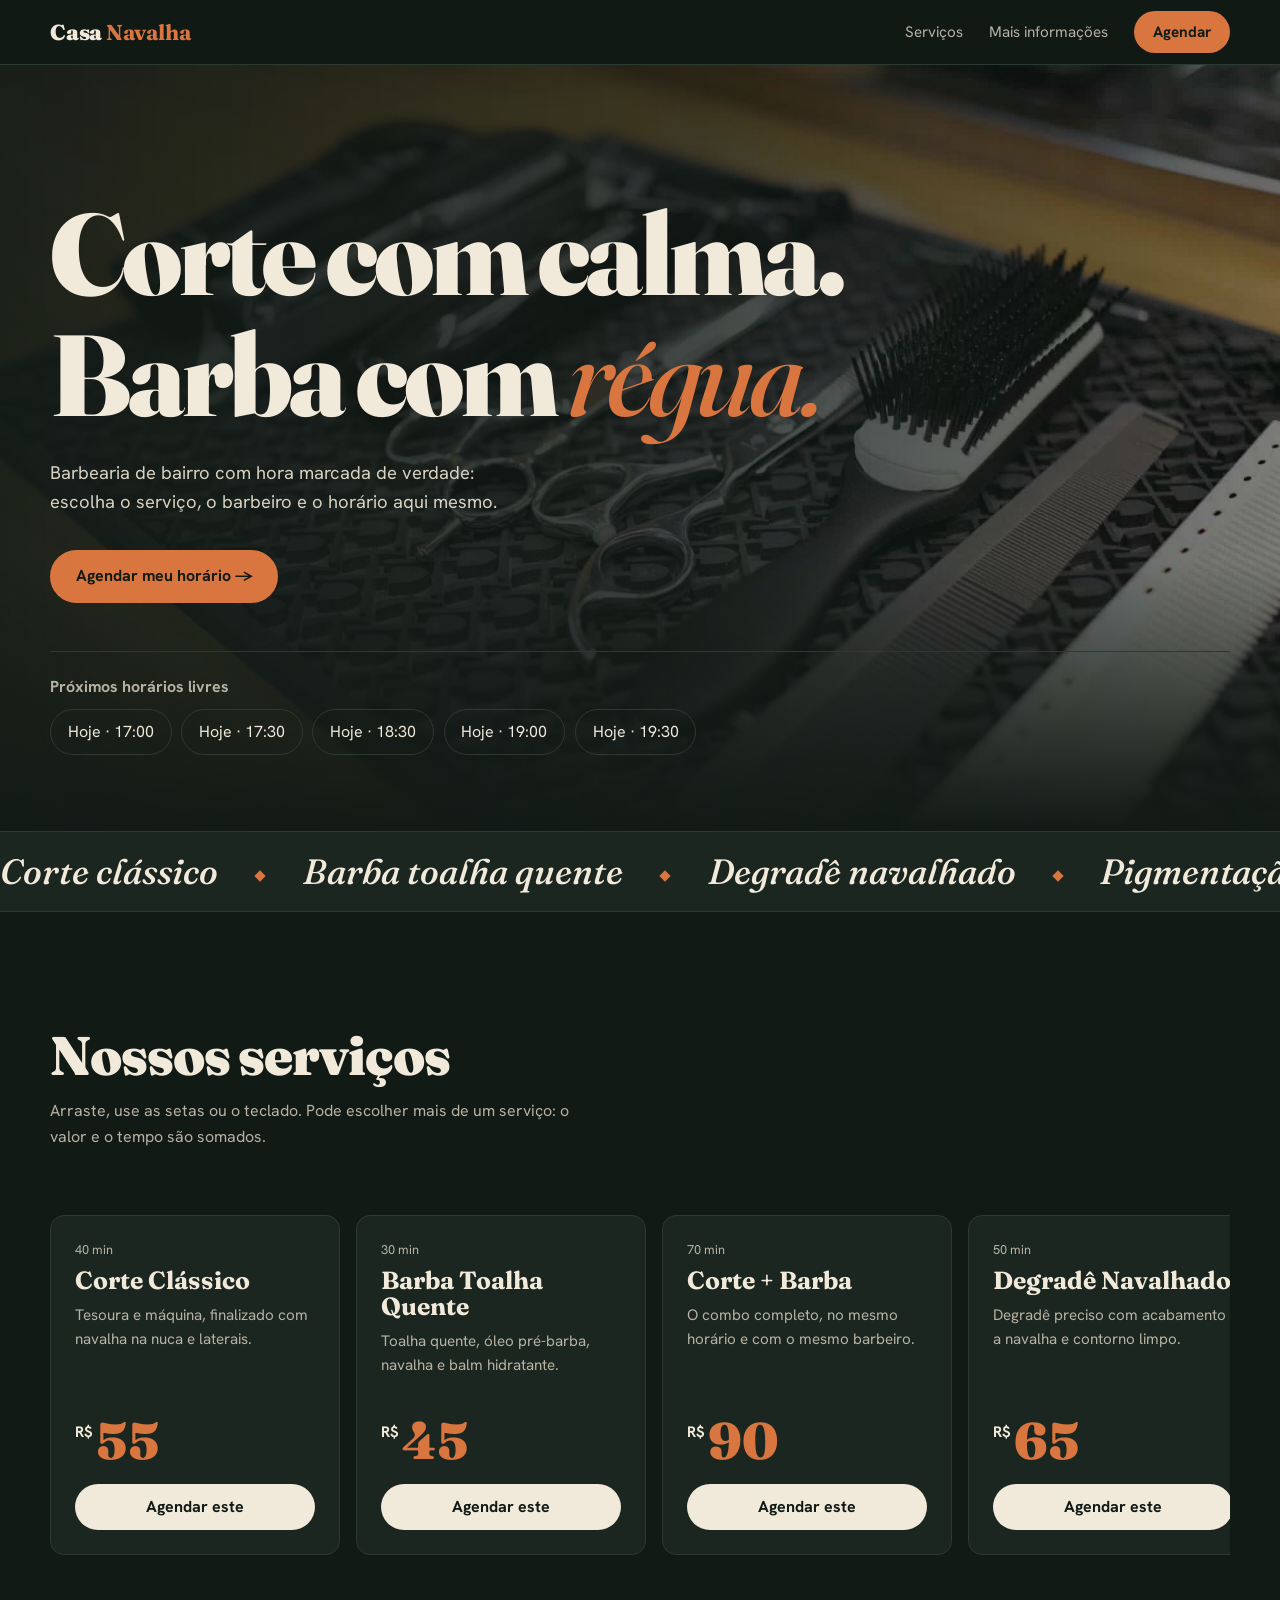
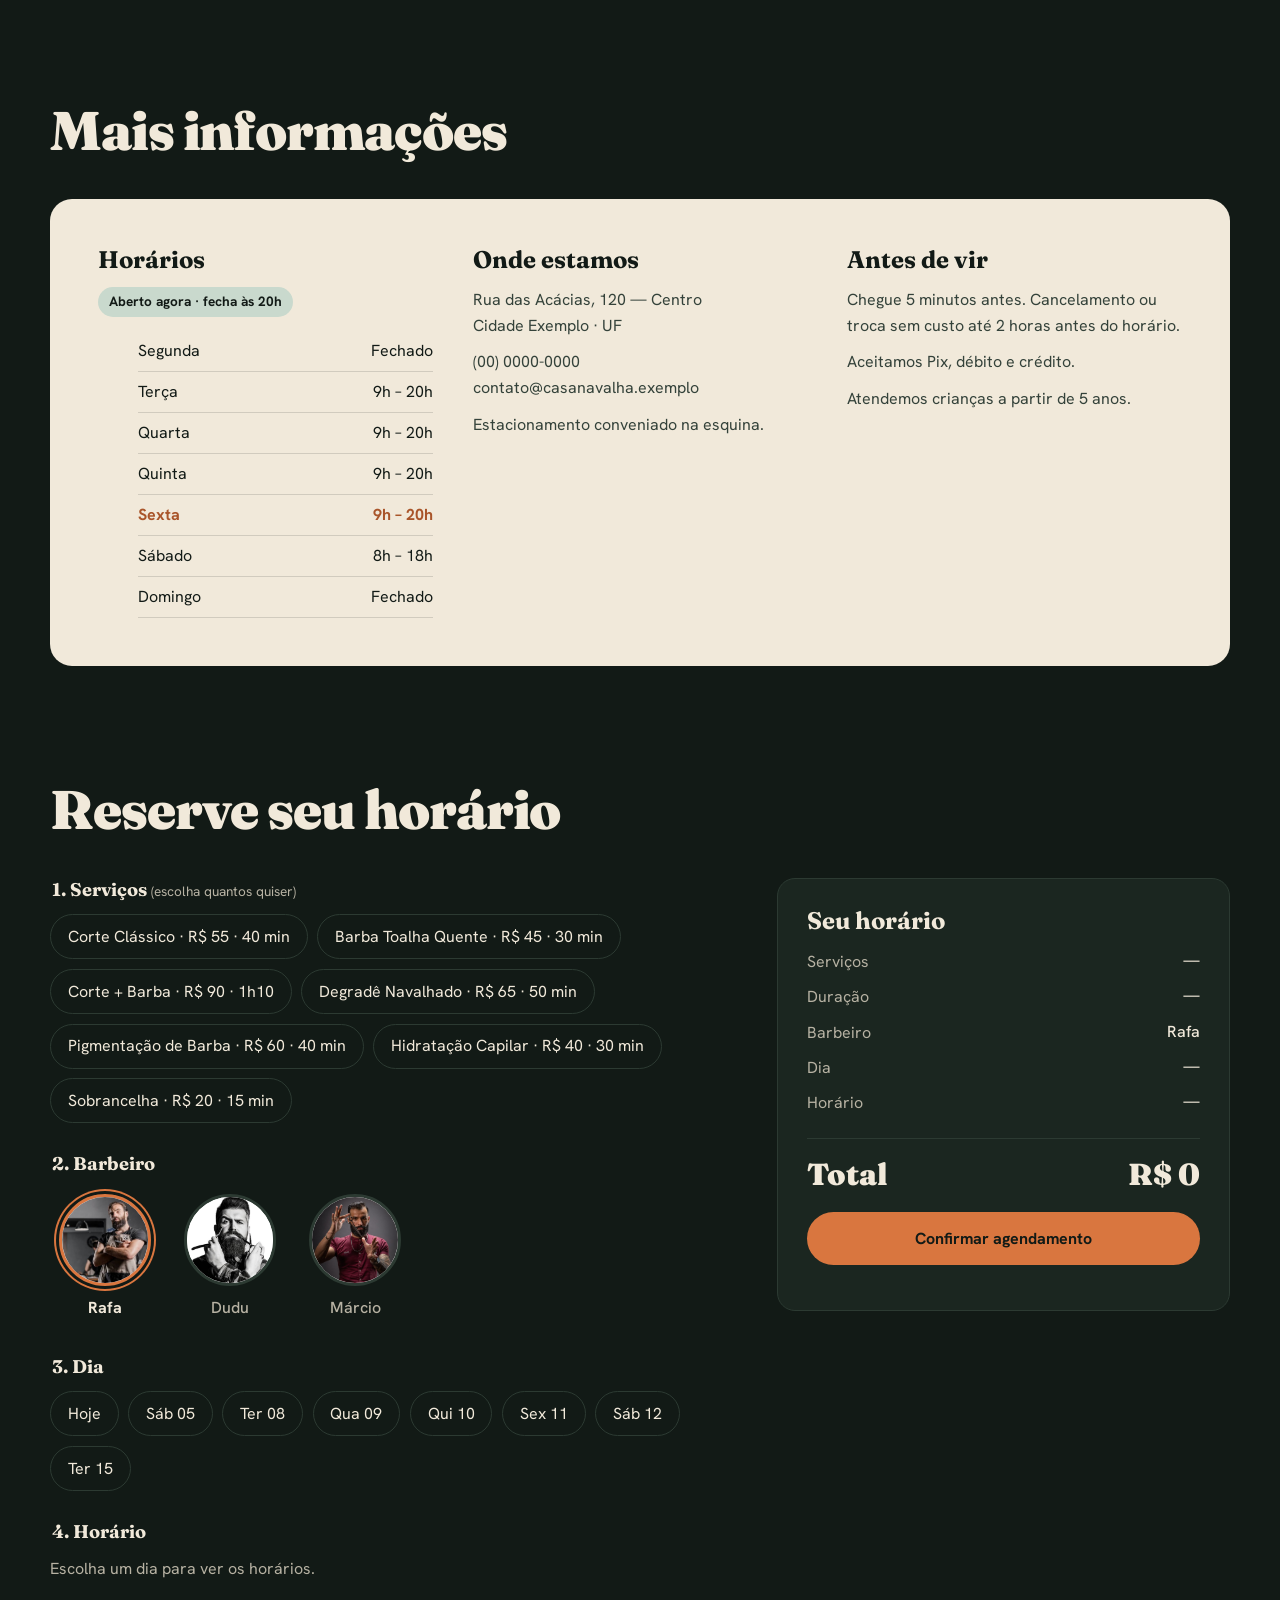
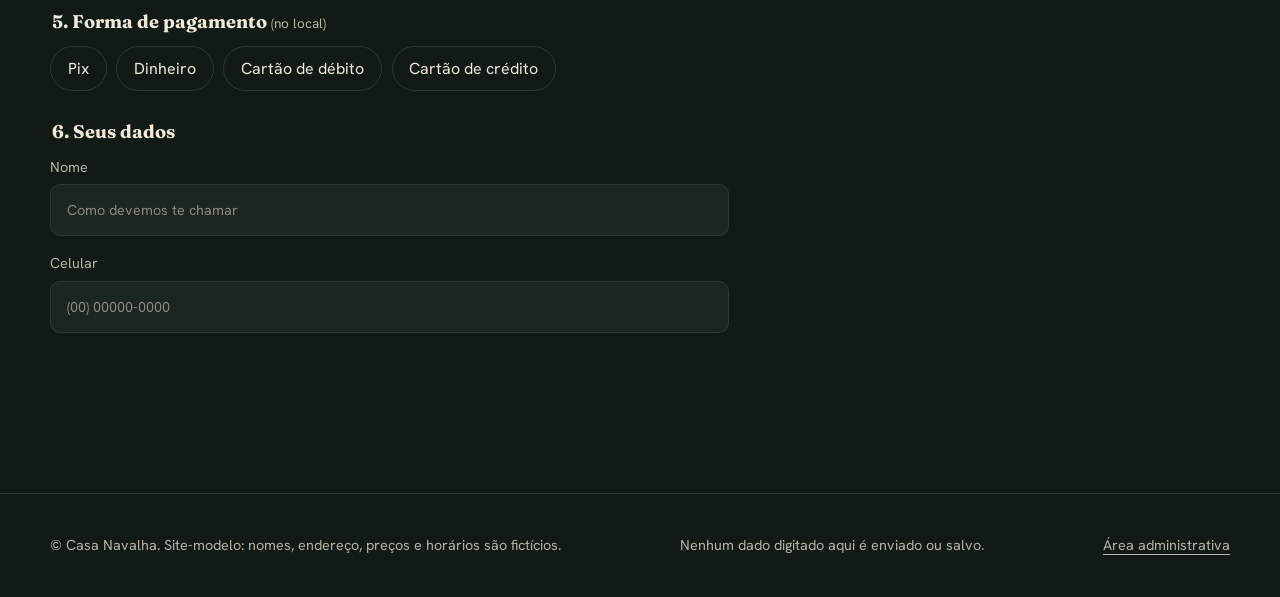
<file: index.html>
<!DOCTYPE html>
<html lang="pt-BR">
<head>
<meta charset="utf-8">
<meta name="viewport" content="width=device-width, initial-scale=1">
<title>Casa Navalha | Barbearia com agendamento online</title>
<meta name="description" content="Casa Navalha: corte clássico, degradê navalhado e barba com toalha quente. Escolha o barbeiro e o horário e agende online. Site-modelo com dados fictícios.">
<meta name="theme-color" content="#121a16">
<meta name="color-scheme" content="dark">
<!-- ⚠ Troque https://SEU-USUARIO.github.io/NOME-DO-REPOSITORIO/ pelo endereço final do site (canonical, og:url, og:image e twitter:image) -->
<link rel="canonical" href="https://gustavodevwc.github.io/Barbearia-casa-da-navalha/">
<link rel="icon" href="favicon.svg" type="image/svg+xml">
<link rel="apple-touch-icon" href="img/apple-touch-icon.png">
<!-- Pré-visualização ao compartilhar (WhatsApp, Instagram, Facebook, LinkedIn) -->
<meta property="og:type" content="website">
<meta property="og:locale" content="pt_BR">
<meta property="og:site_name" content="Casa Navalha">
<meta property="og:title" content="Casa Navalha | Barbearia com agendamento online">
<meta property="og:description" content="Casa Navalha: corte clássico, degradê navalhado e barba com toalha quente. Escolha o barbeiro e o horário e agende online. Site-modelo com dados fictícios.">
<meta property="og:url" content="https://gustavodevwc.github.io/Barbearia-casa-da-navalha/">
<meta property="og:image" content="https://gustavodevwc.github.io/Barbearia-casa-da-navalha/img/og-image.jpg">
<meta property="og:image:width" content="1200">
<meta property="og:image:height" content="630">
<meta property="og:image:alt" content="Casa Navalha: barbearia com agendamento online">
<meta name="twitter:card" content="summary_large_image">
<meta name="twitter:title" content="Casa Navalha | Barbearia com agendamento online">
<meta name="twitter:description" content="Casa Navalha: corte clássico, degradê navalhado e barba com toalha quente. Escolha o barbeiro e o horário e agende online. Site-modelo com dados fictícios.">
<meta name="twitter:image" content="https://gustavodevwc.github.io/Barbearia-casa-da-navalha/img/og-image.jpg">
<link rel="preload" as="image" href="img/background.jpg" fetchpriority="high">
<link rel="preconnect" href="https://fonts.googleapis.com">
<link rel="preconnect" href="https://fonts.gstatic.com" crossorigin>
<link rel="stylesheet" href="https://fonts.googleapis.com/css2?family=Fraunces:opsz,wght@9..144,500;9..144,700;9..144,900&family=Hanken+Grotesk:wght@400;500;700&display=swap" media="print" onload="this.media='all'"><noscript><link rel="stylesheet" href="https://fonts.googleapis.com/css2?family=Fraunces:opsz,wght@9..144,500;9..144,700;9..144,900&family=Hanken+Grotesk:wght@400;500;700&display=swap"></noscript>
<link rel="stylesheet" href="style.css">
</head>
<body>
<noscript><p style="padding:1rem;background:#f1e9da;color:#121a16;text-align:center">Este site usa JavaScript para mostrar os serviços e fazer o agendamento online. Ative o JavaScript no navegador para continuar.</p></noscript>
<header><div class="wrap">
  <a class="logo" id="logo" href="#top">Casa <b>Navalha</b></a>
  <nav><a href="#servicos" data-cfg="navServicos"></a><a href="#info" data-cfg="navInfo"></a><a class="btn" href="#agendar" data-cfg="navAgendar"></a></nav>
</div></header>

<main id="top">
<section class="hero" id="hero"><div class="hero-bg" id="heroBg"></div><div class="wrap">
  <h1 data-cfg="heroTitulo"></h1>
  <p data-cfg="heroTexto"></p>
  <a class="btn" href="#agendar" data-cfg="ctaHero"></a>
  <div class="next"><h2 data-cfg="proximosTitulo"></h2><div class="chips" id="nextChips"></div></div>
</div></section>

<div class="marquee" aria-hidden="true"><div class="mq-track" id="mq"></div></div>

<section id="servicos"><div class="wrap">
  <h2 data-cfg="servicosTitulo"></h2>
  <p class="lead" data-cfg="servicosTexto"></p>
</div>
<div class="wrap row" id="row">
  <button class="arrow l" id="prev" aria-label="Serviços anteriores" hidden>‹</button>
  <div class="track" id="track" tabindex="0" role="region" aria-label="Lista de serviços"></div>
  <button class="arrow r" id="next" aria-label="Próximos serviços">›</button>
</div></section>

<section id="info" style="padding-top:0"><div class="wrap">
  <h2 data-cfg="infoTitulo"></h2>
  <div class="info">
    <div><h3>Horários</h3><span class="status" id="status"></span><ul id="hours"></ul></div>
    <div><h3>Onde estamos</h3><div id="addr"></div></div>
    <div><h3>Antes de vir</h3><div id="rules"></div></div>
  </div>
</div></section>

<section id="agendar" style="padding-top:0"><div class="wrap">
  <h2 data-cfg="agendarTitulo"></h2>
  <div class="book">
    <div id="form">
      <fieldset><legend>1. Serviços <small>(escolha quantos quiser)</small></legend><div class="chips" id="cSvc"></div></fieldset>
      <fieldset><legend>2. Barbeiro</legend><div class="barbers" id="cBar"></div></fieldset>
      <fieldset><legend>3. Dia</legend><div class="chips" id="cDay"></div></fieldset>
      <fieldset><legend>4. Horário</legend><div class="chips" id="cTime"></div></fieldset>
      <fieldset><legend>5. Forma de pagamento <small>(no local)</small></legend><div class="chips" id="cPay"></div></fieldset>
      <fieldset><legend>6. Seus dados</legend>
        <label class="field">Nome<input id="nm" autocomplete="name" placeholder="Como devemos te chamar"></label>
        <label class="field">Celular<input id="ph" type="tel" autocomplete="tel" placeholder="(00) 00000-0000"></label>
      </fieldset>
    </div>
    <aside class="sum" aria-live="polite">
      <h3>Seu horário</h3>
      <dl><dt>Serviços</dt><dd id="sS">—</dd><dt>Duração</dt><dd id="sM">—</dd><dt>Barbeiro</dt><dd id="sB">—</dd><dt>Dia</dt><dd id="sD">—</dd><dt>Horário</dt><dd id="sT">—</dd></dl>
      <div class="tot"><span>Total</span><span id="sP">R$ 0</span></div>
      <button class="btn" id="go">Confirmar agendamento</button>
      <p class="msg" id="msg"></p>
    </aside>
  </div>
</div></section>
</main>

<footer><div class="wrap"><span data-cfg="rodape"></span><span data-cfg="avisoRodape"></span><a href="admin.html">Área administrativa</a></div></footer>

<script src="config.js"></script>
<script src="store.js"></script>
<script src="script.js"></script>
</body>
</html>
</file>
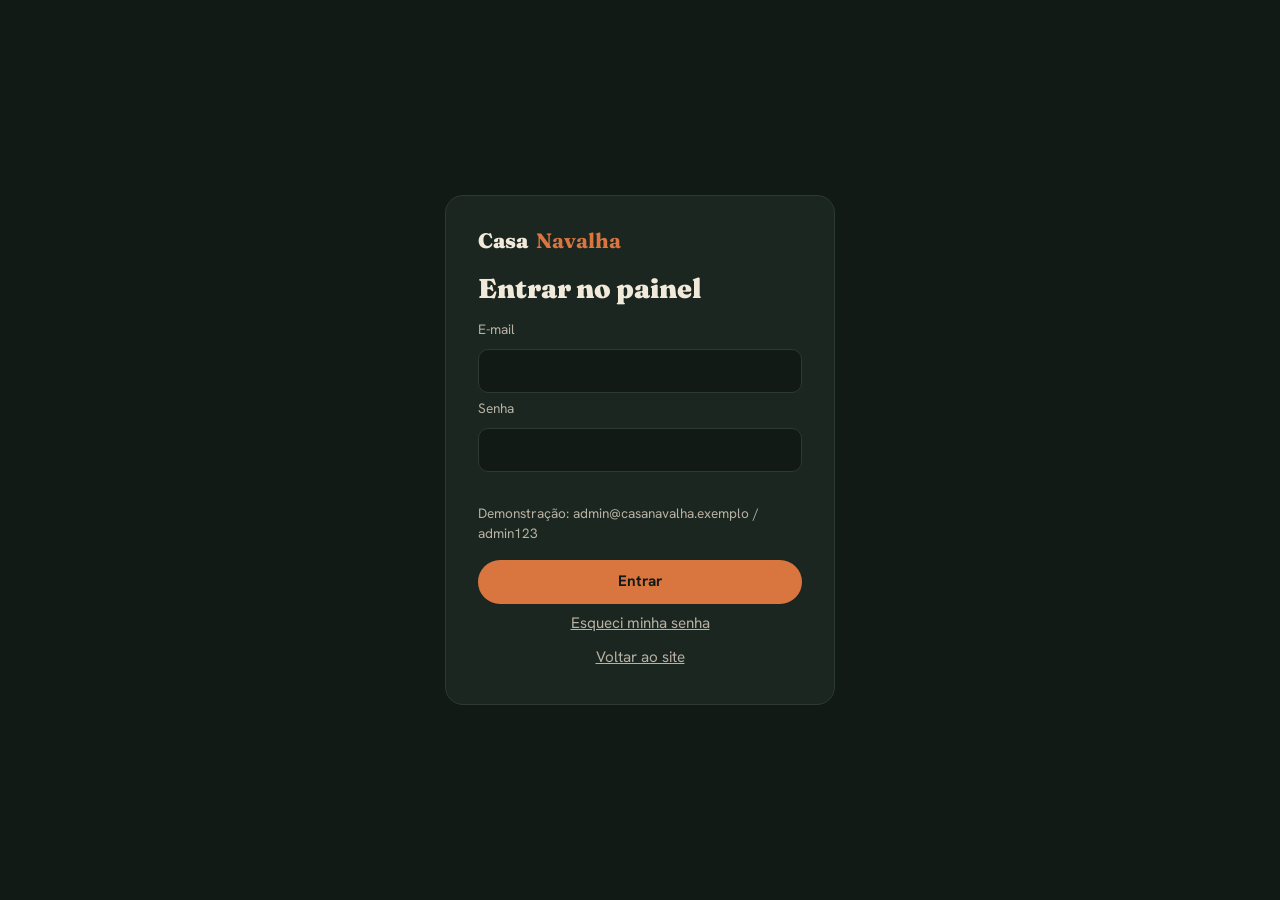
<file: admin.html>
<!DOCTYPE html>
<html lang="pt-BR">
<head>
<meta charset="utf-8"><meta name="viewport" content="width=device-width, initial-scale=1">
<meta name="robots" content="noindex, nofollow">
<meta name="theme-color" content="#121a16">
<link rel="icon" href="favicon.svg" type="image/svg+xml">
<link rel="apple-touch-icon" href="img/apple-touch-icon.png">
<title>Painel | Casa Navalha</title>
<link rel="preconnect" href="https://fonts.googleapis.com"><link rel="preconnect" href="https://fonts.gstatic.com" crossorigin>
<link rel="stylesheet" href="https://fonts.googleapis.com/css2?family=Fraunces:opsz,wght@9..144,700;9..144,900&family=Hanken+Grotesk:wght@400;500;700&display=swap" media="print" onload="this.media='all'"><noscript><link rel="stylesheet" href="https://fonts.googleapis.com/css2?family=Fraunces:opsz,wght@9..144,700;9..144,900&family=Hanken+Grotesk:wght@400;500;700&display=swap"></noscript>
<link rel="stylesheet" href="https://unpkg.com/boxicons@2.1.4/css/boxicons.min.css" media="print" onload="this.media='all'"><noscript><link rel="stylesheet" href="https://unpkg.com/boxicons@2.1.4/css/boxicons.min.css"></noscript>
<link rel="stylesheet" href="admin.css">
</head>
<body>
<div id="notes" aria-live="polite"></div>

<div class="login" id="login"><form id="lf" novalidate>
  <div class="logo">Casa <b>Navalha</b></div><h1>Entrar no painel</h1>
  <label for="em">E-mail</label><input id="em" type="email" autocomplete="username" required>
  <label for="pw">Senha</label><input id="pw" type="password" autocomplete="current-password" required>
  <p class="err" id="le" role="alert"></p><p class="hint" id="lh"></p>
  <button class="btn btn-primary" type="submit">Entrar</button>
  <button class="link" type="button" data-a="reset">Esqueci minha senha</button>
  <a class="link" href="index.html">Voltar ao site</a>
</form></div>

<div id="app" hidden>
  <header><nav>
    <a class="logo" href="admin.html">Casa <b>Navalha</b> <span>Painel</span></a>
    <div class="tabs" id="tabs">
      <button data-tab="agenda"><i class="bx bx-calendar"></i> Agenda</button>
      <button data-tab="clientes"><i class="bx bx-user-pin"></i> Clientes</button>
      <button data-tab="reports"><i class="bx bx-bar-chart"></i> Relatórios</button>
      <button data-tab="config"><i class="bx bx-cog"></i> Configurações</button>
    </div>
    <div class="actions"><a class="btn btn-light btn-sm" href="index.html" target="_blank" rel="noopener"><i class="bx bx-link-external"></i> Ver site</a><button class="btn btn-light btn-sm" data-a="logout"><i class="bx bx-log-out"></i> Sair</button></div>
  </nav></header>
  <main id="view"></main>
</div>

<div class="overlay" id="modal"><div class="mc" role="dialog" aria-modal="true" aria-labelledby="mTitle">
  <div class="mh"><h3 id="mTitle"></h3><button class="x" data-a="close" aria-label="Fechar">×</button></div>
  <div class="mb" id="mBody"></div><div class="mf" id="mFoot"></div>
</div></div>

<script src="config.js"></script>
<script src="store.js"></script>
<script src="admin.js"></script>
</body>
</html>
</file>
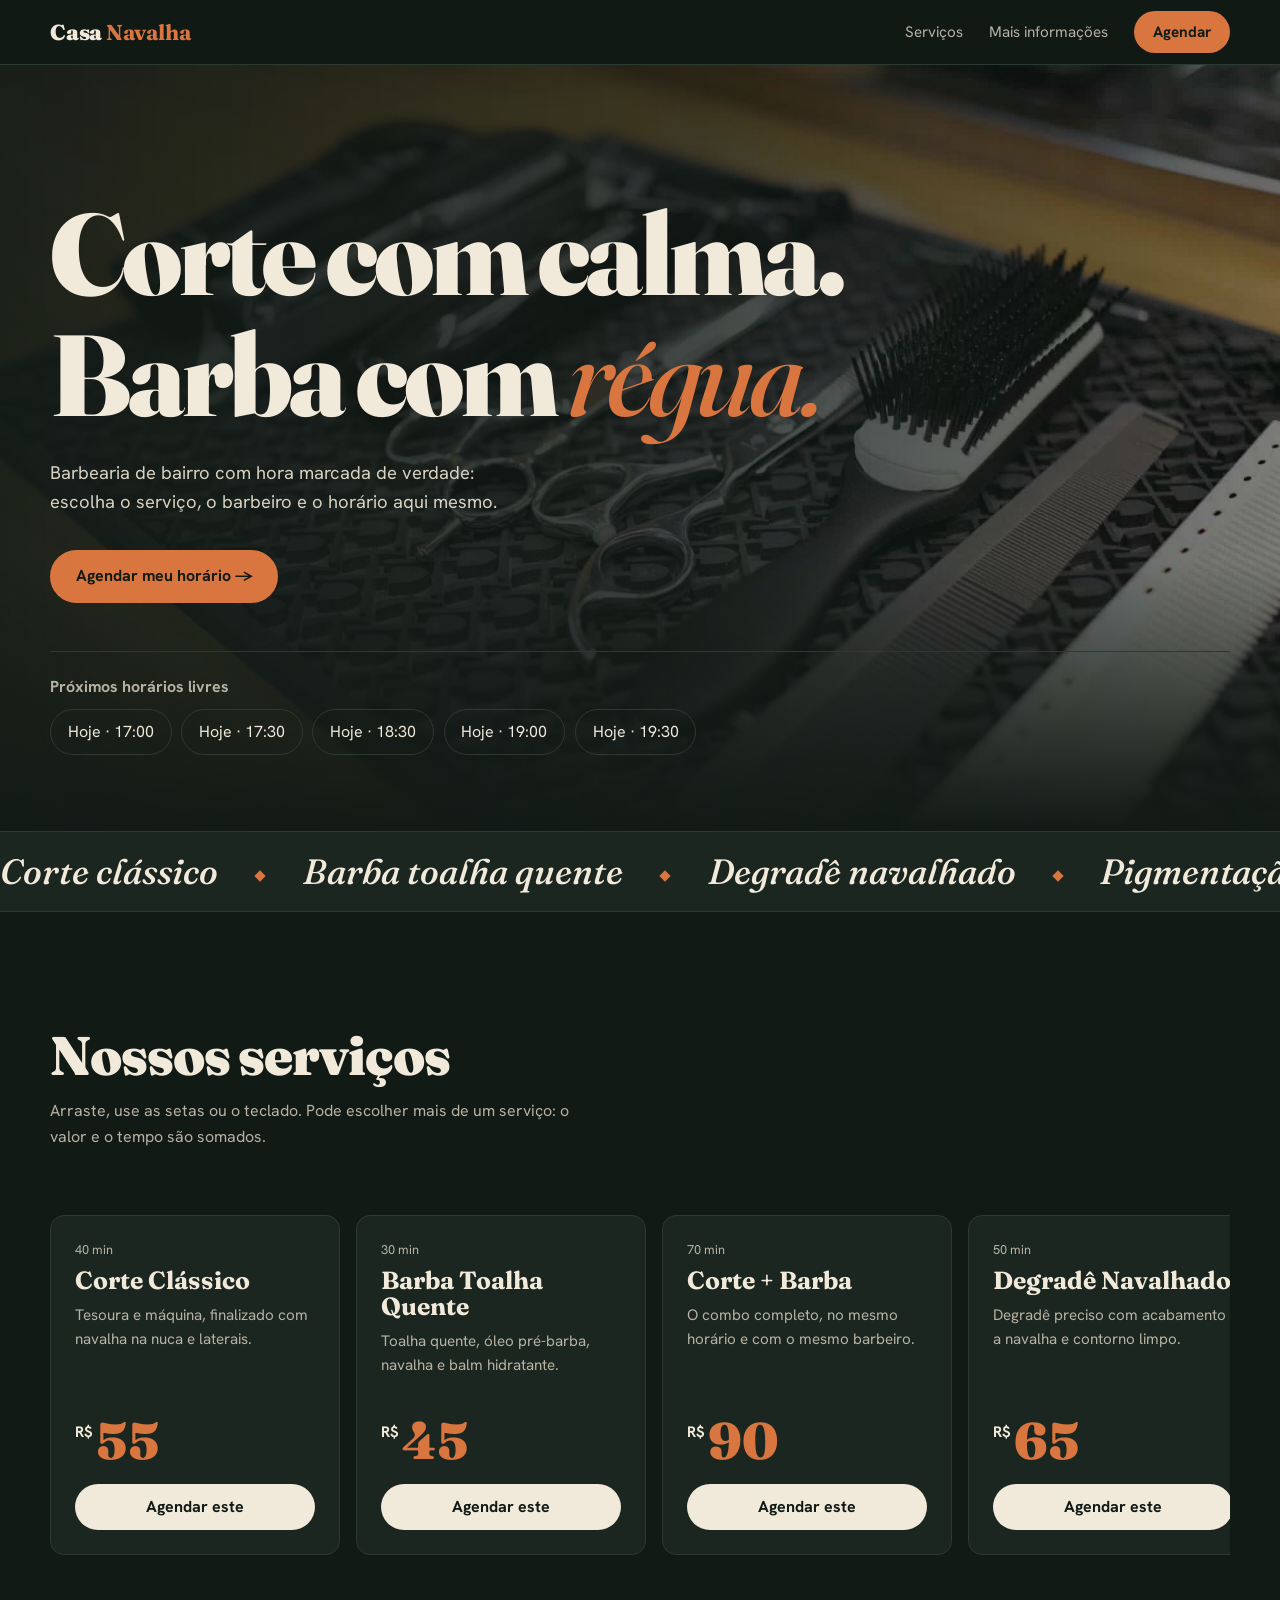
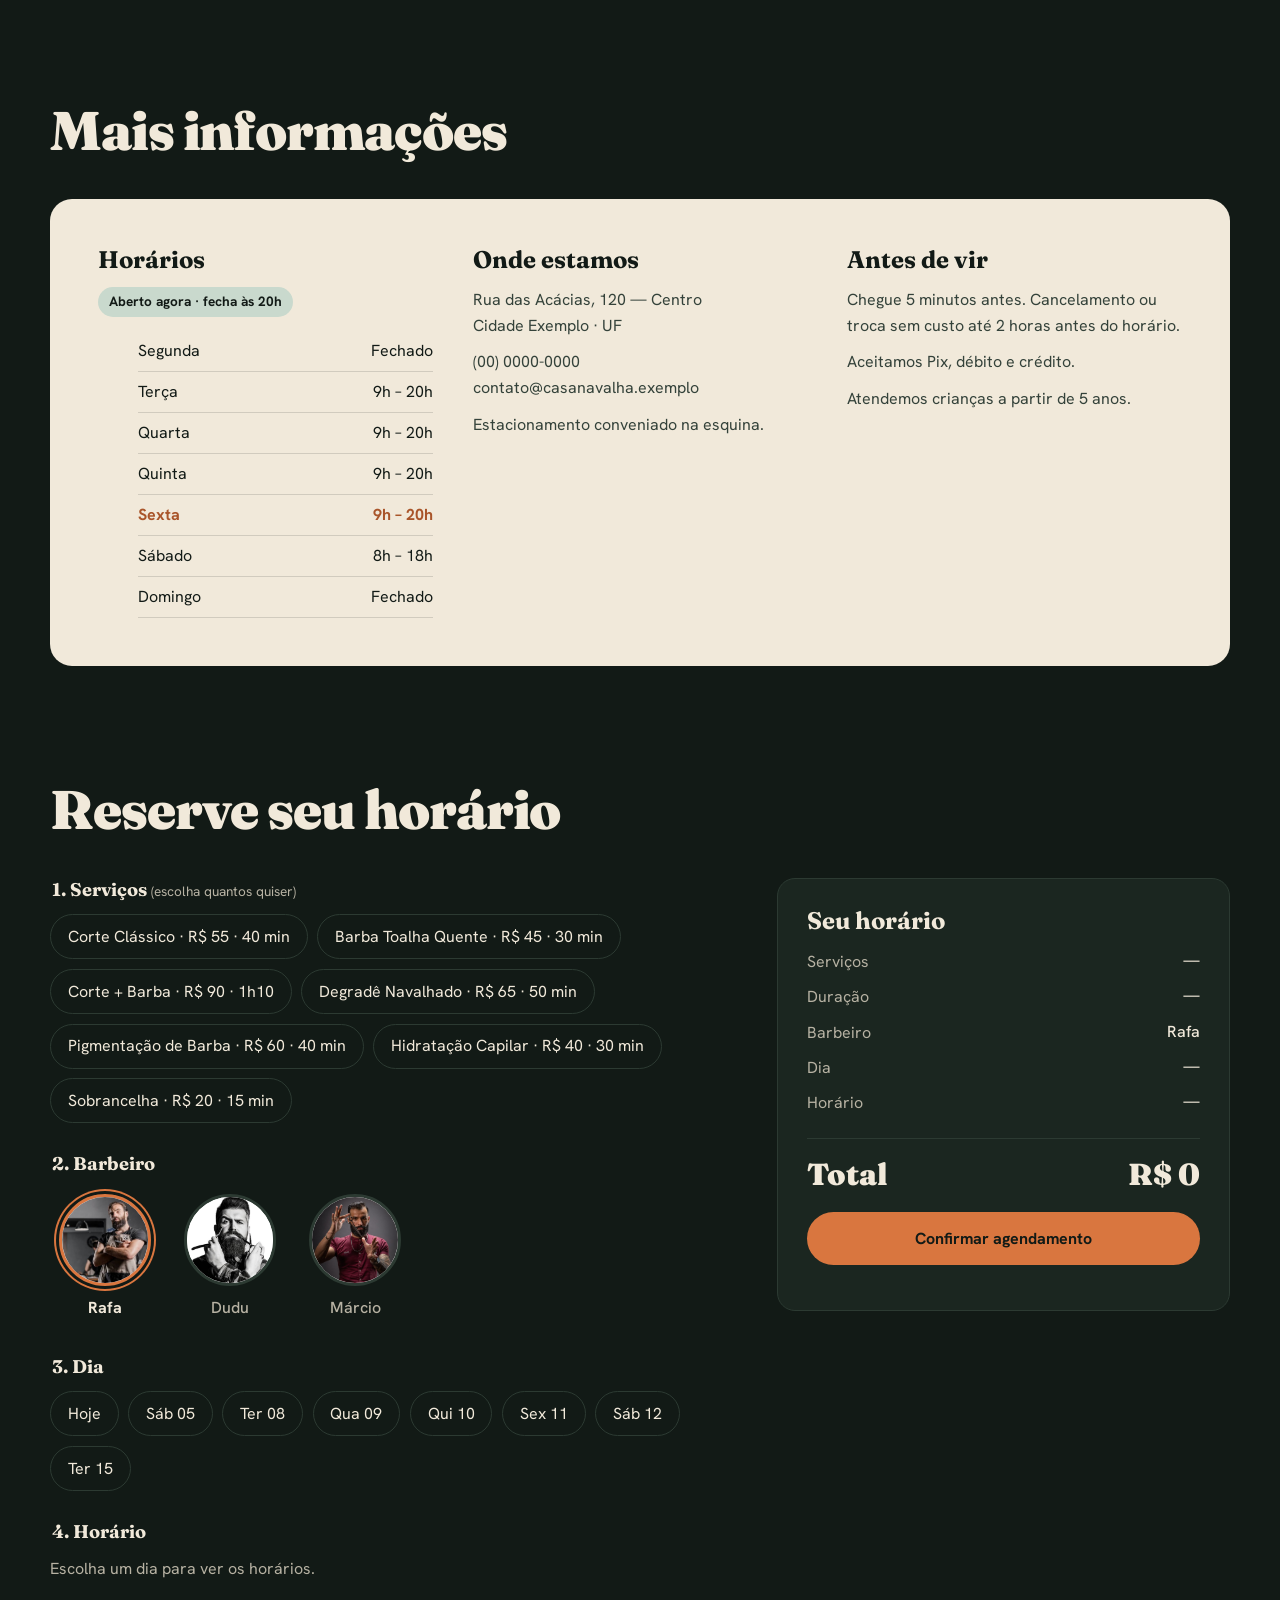
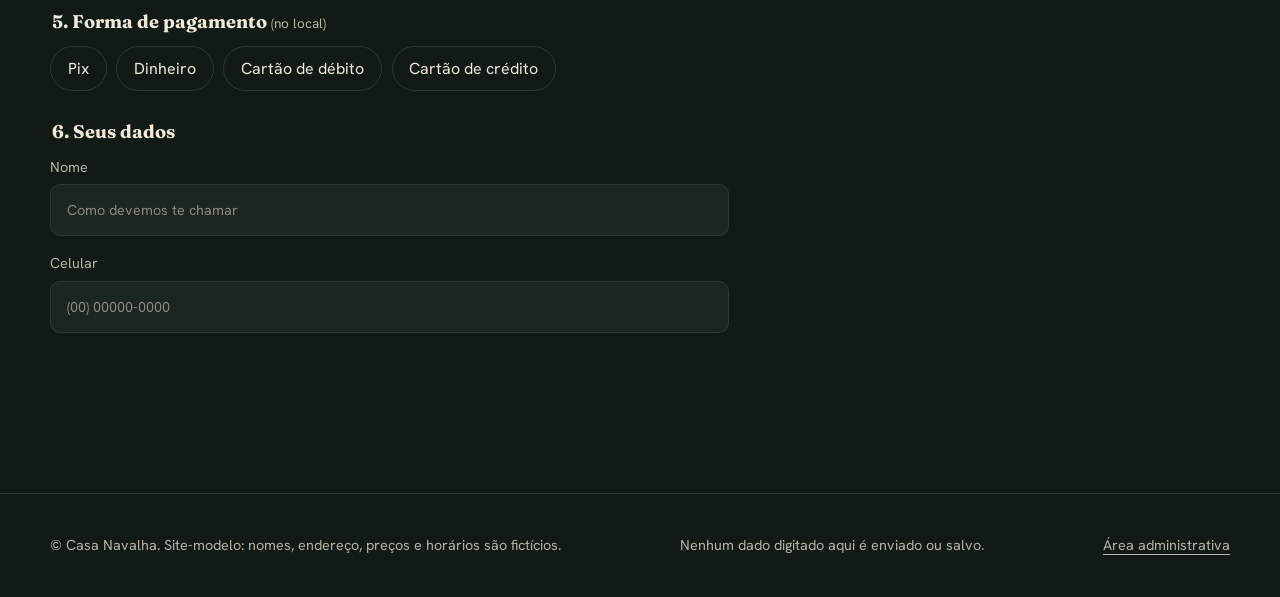
<file: casa-navalha-previa.html>
<!DOCTYPE html>
<html lang="pt-BR">
<head>
<meta charset="utf-8">
<meta name="viewport" content="width=device-width, initial-scale=1">
<title>Casa Navalha — Barbearia</title>
<meta name="description" content="Site-modelo de barbearia. Todos os dados são fictícios.">
<link rel="preconnect" href="https://fonts.googleapis.com">
<link rel="preconnect" href="https://fonts.gstatic.com" crossorigin>
<link rel="stylesheet" href="https://fonts.googleapis.com/css2?family=Fraunces:opsz,wght@9..144,500;9..144,700;9..144,900&family=Hanken+Grotesk:wght@400;500;700&display=swap" media="print" onload="this.media='all'"><noscript><link rel="stylesheet" href="https://fonts.googleapis.com/css2?family=Fraunces:opsz,wght@9..144,500;9..144,700;9..144,900&family=Hanken+Grotesk:wght@400;500;700&display=swap"></noscript>
<style>
:root{
  --bg:#121a16;--bg2:#1b2620;--line:#2c3a32;--paper:#f1e9da;--muted:#b7b2a3;--cu:#d9763f;--cu-d:#a9552a;
  --serif:"Fraunces",Georgia,serif;--sans:"Hanken Grotesk",system-ui,sans-serif;
  --ease:cubic-bezier(.16,1,.3,1);
}
*{box-sizing:border-box;margin:0}
html{scroll-behavior:smooth;scroll-padding-top:72px;scrollbar-color:var(--cu-d) var(--bg)}
body{background:var(--bg);color:var(--paper);font:400 1rem/1.6 var(--sans);-webkit-font-smoothing:antialiased}
::selection{background:var(--cu);color:var(--bg)}
::-webkit-scrollbar{width:10px;height:10px}::-webkit-scrollbar-thumb{background:var(--cu-d);border-radius:9px}::-webkit-scrollbar-track{background:var(--bg)}
:focus-visible{outline:2px solid var(--cu);outline-offset:3px;border-radius:4px}
a{color:inherit;text-underline-offset:.25em}
button{font:inherit;color:inherit;cursor:pointer}
h1,h2,h3{font-family:var(--serif);line-height:1.05;text-wrap:balance}
.wrap{width:min(1180px,100% - 2.5rem);margin-inline:auto}
section{padding:clamp(4rem,9vw,7.5rem) 0}
h2{font-size:clamp(2rem,4.6vw,3.4rem);font-weight:900;letter-spacing:-.02em}
.lead{color:var(--muted);max-width:60ch;margin-top:.9rem}

/* nav */
header{position:sticky;top:0;z-index:20;background:rgba(18,26,22,.88);backdrop-filter:blur(10px);border-bottom:1px solid var(--line)}
header .wrap{display:flex;align-items:center;justify-content:space-between;height:64px}
.logo{font:900 1.35rem var(--serif);text-decoration:none;letter-spacing:-.01em}.logo b{color:var(--cu)}
nav{display:flex;gap:1.6rem;align-items:center;font-size:.95rem}
nav a{text-decoration:none;color:var(--muted);transition:color .2s}nav a:hover{color:var(--paper)}
.btn{display:inline-flex;align-items:center;gap:.5rem;background:var(--cu);color:var(--bg);font-weight:700;border:0;border-radius:999px;padding:.85rem 1.6rem;text-decoration:none;transition:transform .3s var(--ease),background .2s}
.btn:hover{background:#e88a55;transform:translateY(-2px)}.btn:disabled{opacity:.45;cursor:not-allowed;transform:none}
nav .btn{padding:.55rem 1.2rem}
@media(max-width:720px){nav a:not(.btn){display:none}}

/* hero */
.hero{position:relative;isolation:isolate;overflow:hidden;padding:clamp(4rem,10vw,8rem) 0 clamp(3rem,6vw,5rem)}
.hero-bg{position:absolute;inset:0;z-index:-1;background:center/cover no-repeat}
.hero-bg::after{content:"";position:absolute;inset:0;background:linear-gradient(90deg,rgba(18,26,22,.95) 0%,rgba(18,26,22,.8) 55%,rgba(18,26,22,.55) 100%),linear-gradient(180deg,transparent 65%,var(--bg))}
.hero h1{font-size:clamp(3rem,9.5vw,7.2rem);font-weight:900;letter-spacing:-.035em;max-width:13ch}
.hero h1 em{font-style:italic;font-weight:500;color:var(--cu)}
.hero p{color:#d8d2c2;font-size:1.15rem;max-width:46ch;margin:1.5rem 0 2rem}
.next{margin-top:3rem;padding-top:1.5rem;border-top:1px solid var(--line)}
.next h2{font:700 1rem var(--sans);letter-spacing:0;color:var(--muted);margin-bottom:.8rem}
.chips{display:flex;flex-wrap:wrap;gap:.6rem}
.chip{background:transparent;border:1px solid var(--line);border-radius:999px;padding:.55rem 1.05rem;transition:all .25s var(--ease)}
.chip:hover{border-color:var(--cu);transform:translateY(-2px)}
.chip[aria-pressed=true]{background:var(--paper);color:var(--bg);border-color:var(--paper);font-weight:700}
.chip:disabled{opacity:.35;text-decoration:line-through;cursor:not-allowed;transform:none}

/* marquee */
.marquee{border-block:1px solid var(--line);background:var(--bg2);overflow:hidden;padding:1.1rem 0;user-select:none}
.mq-track{display:flex;width:max-content;animation:mq 38s linear infinite}
.marquee:hover .mq-track{animation-play-state:paused}
.mq-track span{font:500 italic clamp(1.4rem,3vw,2.2rem) var(--serif);padding-right:2.4rem;white-space:nowrap}
.mq-track span::after{content:"";display:inline-block;width:.5rem;height:.5rem;background:var(--cu);transform:rotate(45deg);margin-left:2.4rem;vertical-align:middle}
@keyframes mq{to{transform:translateX(-50%)}}

/* netflix carousel */
.row{position:relative;margin-top:2.5rem}
.track{display:flex;gap:1rem;overflow-x:auto;padding:1.6rem 1.25rem 2rem;scroll-snap-type:x proximity;scrollbar-width:none;cursor:grab;touch-action:pan-x pan-y}
.track::-webkit-scrollbar{display:none}
.track.drag{cursor:grabbing;scroll-snap-type:none;scroll-behavior:auto}
.track.drag .card{pointer-events:none}
.card{flex:0 0 clamp(235px,24vw,290px);scroll-snap-align:start;min-height:340px;background:var(--bg2);border:1px solid var(--line);border-radius:14px;padding:1.5rem;display:flex;flex-direction:column;position:relative;transition:transform .45s var(--ease),box-shadow .45s var(--ease),border-color .3s}
.card:hover,.card:focus-within{transform:scale(1.06);z-index:2;border-color:var(--cu);box-shadow:0 22px 40px -12px rgba(0,0,0,.65)}
.card .tag{font-size:.8rem;color:var(--muted)}
.card h3{font-size:1.55rem;font-weight:700;margin:.4rem 0 .6rem}
.card p{color:var(--muted);font-size:.95rem;flex:1}
.price{display:flex;align-items:flex-start;gap:.2rem;font:900 3.2rem/1 var(--serif);color:var(--cu);margin:1rem 0 1.1rem;font-variant-numeric:lining-nums}
.price small{font:700 .95rem var(--sans);margin-top:.45rem;color:var(--paper)}
.card .btn{justify-content:center;padding:.65rem 1rem;background:var(--paper)}
.arrow{position:absolute;top:0;bottom:0;width:64px;border:0;z-index:3;font-size:2rem;opacity:0;transition:opacity .3s;display:grid;place-items:center}
.row:hover .arrow,.arrow:focus-visible{opacity:1}
.arrow.l{left:0;background:linear-gradient(90deg,var(--bg) 25%,transparent)}
.arrow.r{right:0;background:linear-gradient(270deg,var(--bg) 25%,transparent)}
.arrow[hidden]{display:none}
@media(hover:none){.arrow{display:none}}

/* mais info */
.info{background:var(--paper);color:var(--bg);border-radius:22px;padding:clamp(1.6rem,4vw,3rem);margin-top:2.5rem;display:grid;grid-template-columns:repeat(auto-fit,minmax(240px,1fr));gap:2.5rem}
.info h3{font-size:1.5rem;margin-bottom:.9rem}
.info li{list-style:none;display:flex;justify-content:space-between;gap:1rem;padding:.45rem 0;border-bottom:1px solid rgba(18,26,22,.14)}
.info li.today{font-weight:700;color:var(--cu-d)}
.info p{color:#34423a;margin-bottom:.7rem}
.status{display:inline-block;font-weight:700;font-size:.85rem;padding:.25rem .7rem;border-radius:999px;margin-bottom:.9rem;background:#c9d9cd}
.status.off{background:#e6d2c7}

/* agendar */
.book{display:grid;grid-template-columns:1.5fr 1fr;gap:3rem;margin-top:2.5rem;align-items:start}
@media(max-width:860px){.book{grid-template-columns:1fr}}
fieldset{border:0;padding:0;margin-bottom:1.8rem}
legend{font:700 1.15rem var(--serif);margin-bottom:.8rem}
.field{display:block;margin-bottom:1rem;font-size:.9rem;color:var(--muted)}
input{display:block;width:100%;margin-top:.35rem;background:var(--bg2);border:1px solid var(--line);border-radius:10px;padding:.85rem 1rem;color:var(--paper);font:inherit}
input::placeholder{color:#8d897c}input:focus{border-color:var(--cu);outline:0}
.sum{position:sticky;top:88px;background:var(--bg2);border:1px solid var(--line);border-radius:18px;padding:1.8rem}
.sum h3{font-size:1.5rem;margin-bottom:1rem}
.sum dl{display:grid;grid-template-columns:auto 1fr;gap:.6rem 1.2rem;margin-bottom:1.4rem}
.sum dt{color:var(--muted)}.sum dd{text-align:right;font-weight:500}
.sum .tot{border-top:1px solid var(--line);padding-top:1rem;font:900 1.9rem var(--serif);display:flex;justify-content:space-between;margin-bottom:1.2rem}
.sum .btn{width:100%;justify-content:center}
.msg{margin-top:1rem;font-size:.95rem}.msg.err{color:#ffb08a}.msg.ok{color:#bfe3c6}
footer{border-top:1px solid var(--line);padding:2.5rem 0;color:var(--muted);font-size:.9rem}
footer .wrap{display:flex;flex-wrap:wrap;justify-content:space-between;gap:1rem}
@media(prefers-reduced-motion:reduce){*{animation:none!important;transition:none!important;scroll-behavior:auto!important}}

legend small{font:400 .85rem var(--sans);color:var(--muted)}
.barbers{display:flex;flex-wrap:wrap;gap:1rem}
.barber{display:flex;flex-direction:column;align-items:center;gap:.6rem;width:104px;padding:.35rem;background:none;border:0;border-radius:16px;transition:transform .3s var(--ease)}
.barber:hover{transform:translateY(-3px)}
.barber img{width:92px;height:92px;border-radius:50%;object-fit:cover;object-position:50% 20%;background:#fff;border:3px solid var(--line);transition:box-shadow .25s,border-color .25s}
.barber:hover img{border-color:var(--muted)}
.barber[aria-pressed=true] img{border-color:var(--cu);box-shadow:0 0 0 3px var(--bg),0 0 0 5px var(--cu)}
.barber span{font-weight:500;color:var(--muted)}
.barber[aria-pressed=true] span{color:var(--paper);font-weight:700}
.sum dd{line-height:1.45}

/* ===== responsivo (celular) ===== */
.barbers{display:grid;grid-template-columns:repeat(auto-fit,minmax(84px,1fr));gap:.75rem 1rem;max-width:360px}
.barber{width:auto}
.barber img{width:min(92px,100%);height:auto;aspect-ratio:1}
@media(max-width:600px){
  .chip{min-height:44px}
  input{font-size:16px}
  .sum{position:static;padding:1.4rem}
  .info{padding:1.4rem}
  .track{padding-inline:1rem}
}
</style>
</head>
<body>
<header><div class="wrap">
  <a class="logo" id="logo" href="#top">Casa <b>Navalha</b></a>
  <nav><a href="#servicos" data-cfg="navServicos"></a><a href="#info" data-cfg="navInfo"></a><a class="btn" href="#agendar" data-cfg="navAgendar"></a></nav>
</div></header>

<main id="top">
<section class="hero" id="hero"><div class="hero-bg" id="heroBg"></div><div class="wrap">
  <h1 data-cfg="heroTitulo"></h1>
  <p data-cfg="heroTexto"></p>
  <a class="btn" href="#agendar" data-cfg="ctaHero"></a>
  <div class="next"><h2 data-cfg="proximosTitulo"></h2><div class="chips" id="nextChips"></div></div>
</div></section>

<div class="marquee" aria-hidden="true"><div class="mq-track" id="mq"></div></div>

<section id="servicos"><div class="wrap">
  <h2 data-cfg="servicosTitulo"></h2>
  <p class="lead" data-cfg="servicosTexto"></p>
</div>
<div class="wrap row" id="row">
  <button class="arrow l" id="prev" aria-label="Serviços anteriores" hidden>‹</button>
  <div class="track" id="track" tabindex="0" role="region" aria-label="Lista de serviços"></div>
  <button class="arrow r" id="next" aria-label="Próximos serviços">›</button>
</div></section>

<section id="info" style="padding-top:0"><div class="wrap">
  <h2 data-cfg="infoTitulo"></h2>
  <div class="info">
    <div><h3>Horários</h3><span class="status" id="status"></span><ul id="hours"></ul></div>
    <div><h3>Onde estamos</h3><div id="addr"></div></div>
    <div><h3>Antes de vir</h3><div id="rules"></div></div>
  </div>
</div></section>

<section id="agendar" style="padding-top:0"><div class="wrap">
  <h2 data-cfg="agendarTitulo"></h2>
  <div class="book">
    <div id="form">
      <fieldset><legend>1. Serviços <small>(escolha quantos quiser)</small></legend><div class="chips" id="cSvc"></div></fieldset>
      <fieldset><legend>2. Barbeiro</legend><div class="barbers" id="cBar"></div></fieldset>
      <fieldset><legend>3. Dia</legend><div class="chips" id="cDay"></div></fieldset>
      <fieldset><legend>4. Horário</legend><div class="chips" id="cTime"></div></fieldset>
      <fieldset><legend>5. Forma de pagamento <small>(no local)</small></legend><div class="chips" id="cPay"></div></fieldset>
      <fieldset><legend>6. Seus dados</legend>
        <label class="field">Nome<input id="nm" autocomplete="name" placeholder="Como devemos te chamar"></label>
        <label class="field">Celular<input id="ph" type="tel" autocomplete="tel" placeholder="(00) 00000-0000"></label>
      </fieldset>
    </div>
    <aside class="sum" aria-live="polite">
      <h3>Seu horário</h3>
      <dl><dt>Serviços</dt><dd id="sS">—</dd><dt>Duração</dt><dd id="sM">—</dd><dt>Barbeiro</dt><dd id="sB">—</dd><dt>Dia</dt><dd id="sD">—</dd><dt>Horário</dt><dd id="sT">—</dd></dl>
      <div class="tot"><span>Total</span><span id="sP">R$ 0</span></div>
      <button class="btn" id="go">Confirmar agendamento</button>
      <p class="msg" id="msg"></p>
    </aside>
  </div>
</div></section>
</main>

<footer><div class="wrap"><span data-cfg="rodape"></span><span data-cfg="avisoRodape"></span><a href="admin-previa.html">Área administrativa</a></div></footer>

<script>
/* =====================================================
   CONFIG.JS: tudo que muda de um cliente para outro.
   Edite aqui; não é preciso mexer no HTML, CSS ou script.js.
   (Dados fictícios de demonstração.)
   ===================================================== */
const SITE={
  nome:['Casa','Navalha'],               // logo: 2ª palavra fica em cobre
  titulo:'Casa Navalha — Barbearia',
  demoOcupacao:true,                     // true: finge alguns horários ocupados (só para demonstrar)
  heroImg:'[data-uri]',          // imagem de fundo do topo
  navServicos:'Serviços',navInfo:'Mais informações',navAgendar:'Agendar',
  ctaHero:'Agendar meu horário →',proximosTitulo:'Próximos horários livres',
  servicosTitulo:'Nossos serviços',
  servicosTexto:'Arraste, use as setas ou o teclado. Pode escolher mais de um serviço: o valor e o tempo são somados.',
  infoTitulo:'Mais informações',agendarTitulo:'Reserve seu horário',
  heroTitulo:'Corte com calma. Barba com <em>régua.</em>',
  heroTexto:'Barbearia de bairro com hora marcada de verdade: escolha o serviço, o barbeiro e o horário aqui mesmo.',
  endereco:['Rua das Acácias, 120 — Centro','Cidade Exemplo · UF'],
  contato:['(00) 0000-0000','contato@casanavalha.exemplo'],
  extras:['Estacionamento conveniado na esquina.'],
  regras:['Chegue 5 minutos antes. Cancelamento ou troca sem custo até 2 horas antes do horário.','Aceitamos Pix, débito e crédito.','Atendemos crianças a partir de 5 anos.'],
  rodape:'© Casa Navalha. Site-modelo: nomes, endereço, preços e horários são fictícios.',
  avisoRodape:'Nenhum dado digitado aqui é enviado ou salvo.',
  frasesFaixa:['Corte clássico','Barba toalha quente','Degradê navalhado','Pigmentação','Sobrancelha','Hidratação']
};

const PAGAMENTOS=['Pix','Dinheiro','Cartão de débito','Cartão de crédito']; // pagamento no local
const ADMIN={email:'admin@casanavalha.exemplo',senha:'admin123'}; // acesso de DEMONSTRAÇÃO do painel (admin.html)

/* ===== BANCO DE DADOS =====
   Vazio (apiKey: '') = modo demonstração, dados só no navegador.
   Para produção, crie um projeto no Firebase (Firestore + Authentication por e-mail/senha),
   cole aqui a configuração do app Web e publique o arquivo firestore.rules. */
const FIREBASE={apiKey:'',authDomain:'',projectId:'',storageBucket:'',messagingSenderId:'',appId:''};
const JANELA_DIAS=120; // o painel carrega os agendamentos dos últimos N dias (e os futuros)

const SERVICES=[
 {n:'Corte Clássico',d:'Tesoura e máquina, finalizado com navalha na nuca e laterais.',m:40,p:55},
 {n:'Barba Toalha Quente',d:'Toalha quente, óleo pré-barba, navalha e balm hidratante.',m:30,p:45},
 {n:'Corte + Barba',d:'O combo completo, no mesmo horário e com o mesmo barbeiro.',m:70,p:90},
 {n:'Degradê Navalhado',d:'Degradê preciso com acabamento a navalha e contorno limpo.',m:50,p:65},
 {n:'Pigmentação de Barba',d:'Preenche falhas e realça o desenho, com efeito natural.',m:40,p:60},
 {n:'Hidratação Capilar',d:'Tratamento para fio ressecado, com massagem no couro cabeludo.',m:30,p:40},
 {n:'Sobrancelha',d:'Alinhamento na navalha ou na pinça, sem exageros.',m:15,p:20}
];
const BARBERS=[ // foto e nome aparecem como botões no agendamento
 {id:'rafa',n:'Rafa',img:'[data-uri]'},
 {id:'dudu',n:'Dudu',img:'[data-uri]'},
 {id:'marcio',n:'Márcio',img:'[data-uri]'}
];
const HOURS={0:null,1:null,2:[9,20],3:[9,20],4:[9,20],5:[9,20],6:[8,18]};
const WD=['Domingo','Segunda','Terça','Quarta','Quinta','Sexta','Sábado'];

/* store.js: camada de dados do site e do painel.
   Dois modos, escolhidos pelo config.js:
   · FIREBASE.apiKey preenchido  -> Firestore + Authentication (produção)
   · FIREBASE.apiKey vazio       -> localStorage (demonstração, sem backend)
   O resto do código só conversa com `Store`; o formato dos documentos é o mesmo nos dois modos.
   Coleções: ocupacao (pública, sem dados pessoais) · agendamentos (só painel) · clientes (só painel) · config/geral. */
const Store=(()=>{
  const FS=typeof FIREBASE!=='undefined'&&!!FIREBASE.apiKey,K='casanavalha_v2';
  const pad=n=>String(n).padStart(2,'0'),hm=m=>pad(Math.floor(m/60))+':'+pad(m%60),tm=h=>+h.slice(0,2)*60+ +h.slice(3,5);
  const iso=x=>x.getFullYear()+'-'+pad(x.getMonth()+1)+'-'+pad(x.getDate()),dig=s=>String(s||'').replace(/\D/g,'');
  const bidx=id=>BARBERS.findIndex(b=>b.id===id),slotId=(d,h,b)=>`ag_${d}_${h}_${b}`,blkId=(d,bi,m)=>`block_${BARBERS[bi].id}_${d}_${hm(m)}`;
  let R={ag:[],oc:[],cl:[],cfg:{bloquearSeguintes:true},seeded:false},subs=[],n=0,fb={},initP=null,adminCbs=[];
  const emit=()=>subs.forEach(f=>{try{f()}catch(e){console.error(e)}}),uid=p=>p+Date.now().toString(36)+(n++);
  const mem={}; // se o navegador bloquear o armazenamento, funciona só em memória nesta aba
  const ls={get:k=>{try{return localStorage.getItem(k)}catch(e){return mem[k]||null}},set:(k,v)=>{try{localStorage.setItem(k,v)}catch(e){mem[k]=v}}};
  const ss={get:k=>{try{return sessionStorage.getItem(k)}catch(e){return mem['s'+k]||null}},set:(k,v)=>{try{sessionStorage.setItem(k,v)}catch(e){mem['s'+k]=v}},del:k=>{try{sessionStorage.removeItem(k)}catch(e){delete mem['s'+k]}}};
  const load=()=>{try{const x=JSON.parse(ls.get(K));if(x)R=Object.assign(R,x)}catch(e){}};
  const save=()=>{if(!FS)ls.set(K,JSON.stringify(R))};
  if(!FS){load();try{addEventListener('storage',e=>{if(e.key===K){load();emit()}})}catch(e){}}

  /* documento do Firestore <-> modelo usado pela interface */
  const fromAppt=x=>({id:x.id,nome:x.clienteNome||'',tel:x.clienteTel||'',servicos:(x.servicos||[]).map(s=>s.nome),min:x.duracao,valor:x.valor,barbeiro:Math.max(0,bidx(x.profissional)),
    data:x.dataISO,inicio:tm(x.hora),pagamento:x.pagamentoForma||x.pagamentoPref||'',status:x.status||'agendado',pago:x.status==='concluido'});
  const fromClient=x=>({id:x.id,k:dig(x.phone)||x.id,nome:x.name||'',tel:x.phone||'',status:x.status||'ativo'});
  function docsOf(a){const b=BARBERS[a.barbeiro],hora=hm(a.inicio),diaProf=a.data+'#'+b.id,id=slotId(a.data,hora,b.id);
    return{id,
      ag:{dataISO:a.data,hora,profissional:b.id,diaProf,barbeiroNome:b.n,clienteNome:a.nome,clienteTel:a.tel,servico:a.svc.map(s=>s.nome).join(' + '),servicos:a.svc,valor:a.valor,duracao:a.min,horaFim:hm(a.inicio+a.min),bloqueado:false,pagamentoPref:a.pagamento||'',status:'agendado'},
      oc:{dataISO:a.data,hora,diaProf,profissional:b.id,duracao:a.min,bloqueado:false}}}
  const strip=x=>{const y={...x};delete y.id;return y};

  /* ---------- Firestore ---------- */
  async function fsInit(role){
    const B='https://www.gstatic.com/firebasejs/10.12.2/';
    const [A,F,U]=await Promise.all([import(B+'firebase-app.js'),import(B+'firebase-firestore.js'),import(B+'firebase-auth.js')]);
    const app=A.initializeApp(FIREBASE);fb={F,U,db:F.getFirestore(app),auth:U.getAuth(app),unsub:[]};
    const col=c=>F.collection(fb.db,c),sub=(q,key)=>fb.unsub.push(F.onSnapshot(q,s=>{R[key]=s.docs.map(x=>({id:x.id,...x.data()}));emit()},e=>console.error(key,e)));
    const start=()=>{const hoje=iso(new Date()),desde=iso(new Date(Date.now()-JANELA_DIAS*864e5));
      sub(F.query(col('ocupacao'),F.where('dataISO','>=',role==='admin'?desde:hoje)),'oc');
      fb.unsub.push(F.onSnapshot(F.doc(fb.db,'config','geral'),s=>{if(s.exists())R.cfg={...R.cfg,...s.data()};emit()},()=>{}));
      if(role==='admin'){sub(F.query(col('agendamentos'),F.where('dataISO','>=',desde)),'ag');sub(F.query(col('clientes')),'cl')}};
    const stop=()=>{fb.unsub.splice(0).forEach(u=>u());R.ag=[];R.cl=[];emit()};
    if(role==='site'){try{await U.signInAnonymously(fb.auth)}catch(e){console.error(e)}start()}
    else U.onAuthStateChanged(fb.auth,u=>{const ok=!!u&&!u.isAnonymous;adminCbs.forEach(cb=>cb(ok));ok?start():stop()});
  }
  const init=role=>initP||(initP=FS?fsInit(role):Promise.resolve());

  /* ---------- acesso do painel ---------- */
  const MSG={'auth/invalid-credential':'E-mail ou senha incorretos.','auth/invalid-email':'E-mail inválido.','auth/user-disabled':'Esta conta está desativada.','auth/too-many-requests':'Muitas tentativas. Aguarde alguns minutos.','auth/network-request-failed':'Sem conexão. Verifique a internet.'};
  const auth={
    onChange(cb){adminCbs.push(cb);if(!FS)cb(!!ss.get('cn_adm'))},
    async login(e,p){
      if(FS){await init('admin');try{await fb.U.signInWithEmailAndPassword(fb.auth,e,p)}catch(x){throw new Error(MSG[x.code]||'Não foi possível entrar. Tente novamente.')}}
      else if(e.trim().toLowerCase()===ADMIN.email&&p===ADMIN.senha){ss.set('cn_adm','1');adminCbs.forEach(c=>c(true))}
      else throw new Error('E-mail ou senha incorretos.')},
    async logout(){if(FS)await fb.U.signOut(fb.auth);else{ss.del('cn_adm');adminCbs.forEach(c=>c(false))}},
    async reset(e){if(!FS)return'Em produção, o painel envia o e-mail de redefinição (Firebase Auth).';await init('admin');await fb.U.sendPasswordResetEmail(fb.auth,e);return'Enviamos um link para redefinir a senha.'}
  };

  /* ---------- escrita (todas retornam Promise) ---------- */
  async function reservar(a,extra){ // a: {nome,tel,svc:[{nome,valor,duracao}],min,valor,barbeiro,data,inicio,pagamento}
    const busy=api.busy(a.data,a.barbeiro),k=Math.max(1,Math.ceil(a.min/30));
    for(let i=0;i<k;i++)if(busy.has(a.inicio+i*30))throw new Error('Esse horário acabou de ser ocupado. Escolha outro.');
    const{id,ag,oc}=docsOf(a);
    if(FS){const{F,db}=fb,b=F.writeBatch(db),ts=F.serverTimestamp();b.set(F.doc(db,'agendamentos',id),{...ag,createdAt:ts});b.set(F.doc(db,'ocupacao',id),{...oc,createdAt:ts});
      try{await b.commit()}catch(e){throw new Error(e.code==='permission-denied'?'Esse horário acabou de ser ocupado. Escolha outro.':'Não foi possível agendar. Tente novamente.')}}
    else{if(R.ag.some(x=>x.id===id))throw new Error('Esse horário acabou de ser ocupado. Escolha outro.');R.ag.push({id,...ag,...extra,createdAt:Date.now()});R.oc.push({id,...oc,createdAt:Date.now()});save();emit()}
    return id}
  async function atualizar(id,p){if(FS)await fb.F.updateDoc(fb.F.doc(fb.db,'agendamentos',id),p);else{Object.assign(R.ag.find(y=>y.id===id),p);save();emit()}}
  async function arquivar(id,status){ // cancelado/faltou: guarda no histórico com outro id e libera o horário
    const x=R.ag.find(y=>y.id===id);if(!x)return;const nid='arq_'+id+'_'+Date.now().toString(36);
    if(FS){const{F,db}=fb,b=F.writeBatch(db);b.set(F.doc(db,'agendamentos',nid),{...strip(x),status,arquivadoEm:F.serverTimestamp()});b.delete(F.doc(db,'agendamentos',id));b.delete(F.doc(db,'ocupacao',id));await b.commit()}
    else{R.ag=R.ag.filter(y=>y.id!==id);R.oc=R.oc.filter(y=>y.id!==id);R.ag.push({...x,id:nid,status});save();emit()}}
  async function bloquear(items){ // items: [{data,b,m}]
    const L=items.map(i=>({id:blkId(i.data,i.b,i.m),dataISO:i.data,hora:hm(i.m),diaProf:i.data+'#'+BARBERS[i.b].id,profissional:BARBERS[i.b].id,bloqueado:true}));
    if(FS){for(let i=0;i<L.length;i+=400){const{F,db}=fb,b=F.writeBatch(db);L.slice(i,i+400).forEach(x=>b.set(F.doc(db,'ocupacao',x.id),{...strip(x),createdAt:F.serverTimestamp()}));await b.commit()}}
    else{L.forEach(x=>{if(!R.oc.some(o=>o.id===x.id))R.oc.push({...x,createdAt:Date.now()})});save();emit()}}
  async function desbloquear(items){const ids=new Set(items.map(i=>blkId(i.data,i.b,i.m))),L=R.oc.filter(o=>o.bloqueado&&ids.has(o.id));
    if(FS){for(let i=0;i<L.length;i+=400){const{F,db}=fb,b=F.writeBatch(db);L.slice(i,i+400).forEach(x=>b.delete(F.doc(db,'ocupacao',x.id)));await b.commit()}}
    else{R.oc=R.oc.filter(o=>!(o.bloqueado&&ids.has(o.id)));save();emit()}return L.length}
  async function addClient(c){const k=dig(c.tel);if(k&&R.cl.some(x=>dig(x.phone)===k))return false;const id=k?'cli_'+k:uid('cli_'),d={name:c.nome,phone:c.tel||'',type:'cliente',status:c.status||'ativo'};
    if(FS)await fb.F.setDoc(fb.F.doc(fb.db,'clientes',id),{...d,createdAt:fb.F.serverTimestamp()});else{R.cl.push({id,...d,createdAt:Date.now()});save();emit()}return true}
  async function setClient(k,p){const x=R.cl.find(y=>fromClient(y).k===k);if(!x)return;if(FS)await fb.F.updateDoc(fb.F.doc(fb.db,'clientes',x.id),p);else{Object.assign(x,p);save();emit()}}
  async function delClient(k){const x=R.cl.find(y=>fromClient(y).k===k);if(!x)return;if(FS)await fb.F.deleteDoc(fb.F.doc(fb.db,'clientes',x.id));else{R.cl=R.cl.filter(y=>y!==x);save();emit()}}
  async function syncClients(){ // todo agendamento vira cliente (o site não pode gravar em clientes)
    const have=new Set(R.cl.map(x=>dig(x.phone))),seen=new Set();
    for(const a of R.ag){const k=dig(a.clienteTel);if(k&&!have.has(k)&&!seen.has(k)){seen.add(k);await addClient({nome:a.clienteNome,tel:a.clienteTel})}}}
  async function setCfg(p){R.cfg={...R.cfg,...p};if(FS)await fb.F.setDoc(fb.F.doc(fb.db,'config','geral'),p,{merge:true});else{save();emit()}}

  /* ---------- demonstração (só modo local) ---------- */
  const demo={
    insert(a,extra){const{id,ag,oc}=docsOf(a),livre=extra&&(extra.status==='cancelado'||extra.status==='faltou');R.ag.push({id,...ag,...extra,createdAt:Date.now()});if(!livre)R.oc.push({id,...oc,createdAt:Date.now()})},
    done(){R.seeded=true;save();emit()},
    reset(){R={ag:[],oc:[],cl:[],cfg:{bloquearSeguintes:true},seeded:false};save();emit()}
  };

  const api={mode:FS?'firestore':'local',iso,dig,hm,tm,init,auth,demo,
    onChange(f){subs.push(f)},
    get seeded(){return R.seeded},
    get cfg(){return{bloquear:R.cfg.bloquearSeguintes!==false}},
    get appts(){return R.ag.map(fromAppt)},get clients(){return R.cl.map(fromClient)},
    get blocks(){return R.oc.filter(o=>o.bloqueado).map(o=>({data:o.dataISO,barbeiro:bidx(o.profissional),inicio:tm(o.hora)}))},
    /* minutos de início ocupados pelo barbeiro b no dia. Com "bloquear seguintes" ligado, um atendimento
       longo ocupa todos os blocos de 30 min dele; horários desativados no painel também entram. */
    busy(date,b){const s=new Set(),id=BARBERS[b].id,long=R.cfg.bloquearSeguintes!==false;
      R.oc.filter(o=>o.dataISO===date&&o.profissional===id).forEach(o=>{const m=tm(o.hora),k=o.bloqueado||!long?1:Math.max(1,Math.ceil(o.duracao/30));for(let i=0;i<k;i++)s.add(m+i*30)});return s},
    reservar,atualizar,arquivar,bloquear,desbloquear,addClient,setClient,delClient,syncClients,setCfg};
  return api;
})();

/* script.js: comportamento do site. Os dados vêm de config.js (carregue antes). */
const $=id=>document.getElementById(id);
const st={s:[],b:0,d:null,t:null,pay:null}; // s = índices dos serviços escolhidos
const brl=v=>'R$ '+v;
const key=d=>d.getFullYear()*10000+(d.getMonth()+1)*100+d.getDate();
const pad=n=>String(n).padStart(2,'0');
const hm=m=>pad(Math.floor(m/60))+':'+pad(m%60);
const fmt=m=>m>=60?Math.floor(m/60)+'h'+(m%60?pad(m%60):''):m+' min';
const total=()=>st.s.reduce((a,i)=>({m:a.m+SERVICES[i].m,p:a.p+SERVICES[i].p}),{m:0,p:0});
const need=()=>Math.max(1,Math.ceil(total().m/30)); // blocos de 30 min

/* textos do config */
document.title=SITE.titulo;
document.querySelectorAll('[data-cfg]').forEach(e=>{const v=SITE[e.dataset.cfg];if(typeof v==='string')e.innerHTML=v});
$('logo').innerHTML=SITE.nome[0]+' <b>'+SITE.nome[1]+'</b>';
$('heroBg').style.backgroundImage='url("'+SITE.heroImg+'")';
$('addr').innerHTML='<p>'+SITE.endereco.join('<br>')+'</p><p>'+SITE.contato.join('<br>')+'</p>'+SITE.extras.map(t=>'<p>'+t+'</p>').join('');
$('rules').innerHTML=SITE.regras.map(t=>'<p>'+t+'</p>').join('');

/* marquee infinito */
const words=SITE.frasesFaixa;
const mqHTML=words.map(w=>`<span>${w}</span>`).join('');
$('mq').innerHTML=mqHTML+mqHTML+mqHTML+mqHTML; // 2 metades idênticas para o loop sem emenda

/* dias disponíveis (próximos 8 dias abertos) */
const days=[];for(let i=0;days.length<8&&i<20;i++){const d=new Date();d.setHours(0,0,0,0);d.setDate(d.getDate()+i);if(HOURS[d.getDay()])days.push(d)}
const dayLabel=d=>WD[d.getDay()].slice(0,3)+' '+pad(d.getDate());

function slotsFor(d,b,n){
  const [o,c]=HOURS[d.getDay()],now=new Date(),a=[],busy=Store.busy(Store.iso(d),b);
  for(let m=o*60;m<c*60;m+=30){
    const past=key(d)===key(now)&&m<=now.getHours()*60+now.getMinutes();
    a.push({m,free:!past&&!busy.has(m)&&!(Store.mode==='local'&&SITE.demoOcupacao&&(key(d)%97+m/30*7+b*13)%5===0)}); // busy = agendamentos reais
  }
  return a.map((x,i)=>({t:hm(x.m),m:x.m,free:i+n<=a.length&&a.slice(i,i+n).every(y=>y.free)}));
}

/* hero: próximos horários livres */
function heroChips(){
  const found=[];
  for(const d of days){for(const s of slotsFor(d,0,1)){if(s.free&&found.length<5)found.push({d,t:s.t})}if(found.length>=5)break}
  $('nextChips').innerHTML=found.map((f,i)=>`<button class="chip" data-i="${i}">${f.d.getTime()===days[0].getTime()?'Hoje':dayLabel(f.d)} · ${f.t}</button>`).join('');
  $('nextChips').onclick=e=>{const b=e.target.closest('button');if(!b)return;const f=found[b.dataset.i];st.b=0;st.d=days.findIndex(x=>x.getTime()===f.d.getTime());st.t=f.t;render();location.hash='agendar'};
}

/* carousel estilo Netflix */
$('track').innerHTML=SERVICES.map((s,i)=>`<article class="card"><span class="tag">${s.m} min</span><h3>${s.n}</h3><p>${s.d}</p><div class="price"><small>R$</small>${s.p}</div><button class="btn" data-i="${i}">Agendar este</button></article>`).join('');
const tr=$('track'),pv=$('prev'),nx=$('next');
const edges=()=>{pv.hidden=tr.scrollLeft<8;nx.hidden=tr.scrollLeft>tr.scrollWidth-tr.clientWidth-8};
const step=()=>tr.clientWidth*.85;
pv.onclick=()=>tr.scrollBy({left:-step(),behavior:'smooth'});
nx.onclick=()=>tr.scrollBy({left:step(),behavior:'smooth'});
tr.addEventListener('scroll',edges,{passive:true});addEventListener('resize',edges);edges();
let down=false,sx=0,sl=0,moved=0;
tr.addEventListener('pointerdown',e=>{if(e.pointerType==='touch')return;down=true;sx=e.clientX;sl=tr.scrollLeft;moved=0});
addEventListener('pointermove',e=>{if(!down)return;const dx=e.clientX-sx;moved=Math.abs(dx);if(moved>5)tr.classList.add('drag');tr.scrollLeft=sl-dx});
addEventListener('pointerup',()=>{if(!down)return;down=false;setTimeout(()=>tr.classList.remove('drag'),0)});
tr.addEventListener('keydown',e=>{if(e.key==='ArrowRight')nx.click();if(e.key==='ArrowLeft')pv.click()});
tr.addEventListener('click',e=>{const b=e.target.closest('.btn');if(!b||moved>5)return;const i=+b.dataset.i;if(!st.s.includes(i))st.s.push(i);render();location.hash='agendar'});

/* mais info */
(function(){
  const n=new Date(),h=HOURS[n.getDay()],m=n.getHours()*60+n.getMinutes();
  const open=h&&m>=h[0]*60&&m<h[1]*60,el=$('status');
  el.textContent=open?`Aberto agora · fecha às ${h[1]}h`:'Fechado agora';el.className='status'+(open?'':' off');
  $('hours').innerHTML=[1,2,3,4,5,6,0].map(i=>`<li class="${i===n.getDay()?'today':''}"><span>${WD[i]}</span><span>${HOURS[i]?HOURS[i][0]+'h – '+HOURS[i][1]+'h':'Fechado'}</span></li>`).join('');
})();

/* agendamento */
const chip=(label,on,attrs,dis)=>`<button class="chip" aria-pressed="${on}" ${dis?'disabled':''} ${attrs}>${label}</button>`;
function render(){
  const n=need(),T=total();
  if(st.d!==null&&st.t){const x=slotsFor(days[st.d],st.b,n).find(y=>y.t===st.t);if(!x||!x.free)st.t=null}
  $('cSvc').innerHTML=SERVICES.map((s,i)=>chip(`${s.n} · ${brl(s.p)} · ${fmt(s.m)}`,st.s.includes(i),`data-k="s" data-v="${i}"`)).join('');
  $('cBar').innerHTML=BARBERS.map((b,i)=>`<button class="barber" aria-pressed="${st.b===i}" data-k="b" data-v="${i}"><img src="${b.img}" alt="" draggable="false"><span>${b.n}</span></button>`).join('');
  $('cPay').innerHTML=PAGAMENTOS.map(p=>chip(p,st.pay===p,`data-k="p" data-v="${p}"`)).join('');
  $('cDay').innerHTML=days.map((d,i)=>chip(i===0?'Hoje':dayLabel(d),st.d===i,`data-k="d" data-v="${i}"`)).join('');
  $('cTime').innerHTML=st.d===null?'<span style="color:var(--muted)">Escolha um dia para ver os horários.</span>':slotsFor(days[st.d],st.b,n).map(x=>chip(x.t,st.t===x.t,`data-k="t" data-v="${x.t}"`,!x.free)).join('');
  $('sS').innerHTML=st.s.length?st.s.map(i=>SERVICES[i].n).join('<br>'):'—';
  $('sM').textContent=st.s.length?fmt(T.m):'—';
  $('sB').textContent=BARBERS[st.b].n;
  $('sD').textContent=st.d===null?'—':dayLabel(days[st.d]);
  const x=st.t&&slotsFor(days[st.d],st.b,n).find(y=>y.t===st.t);
  $('sT').textContent=st.t?(st.s.length?st.t+' – '+hm(x.m+T.m):st.t):'—';
  $('sP').textContent=brl(T.p);
}
$('form').onclick=e=>{const b=e.target.closest('[data-k]');if(!b)return;const k=b.dataset.k,v=b.dataset.v;
  if(k==='s'){const i=+v,p=st.s.indexOf(i);p<0?st.s.push(i):st.s.splice(p,1)}
  if(k==='b')st.b=+v;if(k==='d'){st.d=+v;st.t=null}if(k==='t')st.t=v;if(k==='p')st.pay=v;
  $('msg').textContent='';$('go').disabled=false;render()};
$('go').onclick=async()=>{
  const m=$('msg'),nm=$('nm').value.trim(),ph=$('ph').value.replace(/\D/g,'');
  const err=t=>{m.className='msg err';m.textContent=t};
  if(!st.s.length)return err('Escolha pelo menos um serviço.');
  if(st.d===null||!st.t)return err('Escolha o dia e o horário.');
  if(!st.pay)return err('Escolha a forma de pagamento.');
  if(nm.length<2)return err('Informe seu nome.');
  if(ph.length<10)return err('Informe um celular com DDD.');
  const T=total(),go=$('go'),hh=st.t,sv=st.s.map(i=>SERVICES[i].n).join(' + '),bn=BARBERS[st.b].n,dl=dayLabel(days[st.d]),py=st.pay; // guarda antes: a lista é redesenhada ao gravar
  go.disabled=true;m.className='msg';m.textContent='Reservando...';
  try{await Store.reservar({nome:nm,tel:$('ph').value.trim(),svc:st.s.map(i=>({nome:SERVICES[i].n,valor:SERVICES[i].p,duracao:SERVICES[i].m})),min:T.m,valor:T.p,barbeiro:st.b,data:Store.iso(days[st.d]),inicio:Store.tm(st.t),pagamento:st.pay})}
  catch(e){go.disabled=false;st.t=null;render();return err(e.message)}
  m.className='msg ok';
  m.textContent=`Pronto, ${nm.split(' ')[0]}! ${sv} com ${bn}, ${dl} às ${hh}. Total ${brl(T.p)}, pagamento: ${py}.`+(Store.mode==='local'?' (Demonstração: dados só neste navegador.)':'');
  render(); // atualiza a lista: os horários usados somem
};
heroChips();render();
Store.onChange(()=>{heroChips();render()});Store.init('site').then(()=>{heroChips();render()});
</script>
</body>
</html>
</file>
<file: style.css>
:root{
  --bg:#121a16;--bg2:#1b2620;--line:#2c3a32;--paper:#f1e9da;--muted:#b7b2a3;--cu:#d9763f;--cu-d:#a9552a;
  --serif:"Fraunces",Georgia,serif;--sans:"Hanken Grotesk",system-ui,sans-serif;
  --ease:cubic-bezier(.16,1,.3,1);
}
*{box-sizing:border-box;margin:0}
html{scroll-behavior:smooth;scroll-padding-top:72px;scrollbar-color:var(--cu-d) var(--bg)}
body{background:var(--bg);color:var(--paper);font:400 1rem/1.6 var(--sans);-webkit-font-smoothing:antialiased}
::selection{background:var(--cu);color:var(--bg)}
::-webkit-scrollbar{width:10px;height:10px}::-webkit-scrollbar-thumb{background:var(--cu-d);border-radius:9px}::-webkit-scrollbar-track{background:var(--bg)}
:focus-visible{outline:2px solid var(--cu);outline-offset:3px;border-radius:4px}
a{color:inherit;text-underline-offset:.25em}
button{font:inherit;color:inherit;cursor:pointer}
h1,h2,h3{font-family:var(--serif);line-height:1.05;text-wrap:balance}
.wrap{width:min(1180px,100% - 2.5rem);margin-inline:auto}
section{padding:clamp(4rem,9vw,7.5rem) 0}
h2{font-size:clamp(2rem,4.6vw,3.4rem);font-weight:900;letter-spacing:-.02em}
.lead{color:var(--muted);max-width:60ch;margin-top:.9rem}

/* nav */
header{position:sticky;top:0;z-index:20;background:rgba(18,26,22,.88);backdrop-filter:blur(10px);border-bottom:1px solid var(--line)}
header .wrap{display:flex;align-items:center;justify-content:space-between;height:64px}
.logo{font:900 1.35rem var(--serif);text-decoration:none;letter-spacing:-.01em}.logo b{color:var(--cu)}
nav{display:flex;gap:1.6rem;align-items:center;font-size:.95rem}
nav a{text-decoration:none;color:var(--muted);transition:color .2s}nav a:hover{color:var(--paper)}
.btn{display:inline-flex;align-items:center;gap:.5rem;background:var(--cu);color:var(--bg);font-weight:700;border:0;border-radius:999px;padding:.85rem 1.6rem;text-decoration:none;transition:transform .3s var(--ease),background .2s}
.btn:hover{background:#e88a55;transform:translateY(-2px)}.btn:disabled{opacity:.45;cursor:not-allowed;transform:none}
nav .btn{padding:.55rem 1.2rem}
@media(max-width:720px){nav a:not(.btn){display:none}}

/* hero */
.hero{position:relative;isolation:isolate;overflow:hidden;padding:clamp(4rem,10vw,8rem) 0 clamp(3rem,6vw,5rem)}
.hero-bg{position:absolute;inset:0;z-index:-1;background:center/cover no-repeat}
.hero-bg::after{content:"";position:absolute;inset:0;background:linear-gradient(90deg,rgba(18,26,22,.95) 0%,rgba(18,26,22,.8) 55%,rgba(18,26,22,.55) 100%),linear-gradient(180deg,transparent 65%,var(--bg))}
.hero h1{font-size:clamp(3rem,9.5vw,7.2rem);font-weight:900;letter-spacing:-.035em;max-width:13ch}
.hero h1 em{font-style:italic;font-weight:500;color:var(--cu)}
.hero p{color:#d8d2c2;font-size:1.15rem;max-width:46ch;margin:1.5rem 0 2rem}
.next{margin-top:3rem;padding-top:1.5rem;border-top:1px solid var(--line)}
.next h2{font:700 1rem var(--sans);letter-spacing:0;color:var(--muted);margin-bottom:.8rem}
.chips{display:flex;flex-wrap:wrap;gap:.6rem}
.chip{background:transparent;border:1px solid var(--line);border-radius:999px;padding:.55rem 1.05rem;transition:all .25s var(--ease)}
.chip:hover{border-color:var(--cu);transform:translateY(-2px)}
.chip[aria-pressed=true]{background:var(--paper);color:var(--bg);border-color:var(--paper);font-weight:700}
.chip:disabled{opacity:.35;text-decoration:line-through;cursor:not-allowed;transform:none}

/* marquee */
.marquee{border-block:1px solid var(--line);background:var(--bg2);overflow:hidden;padding:1.1rem 0;user-select:none}
.mq-track{display:flex;width:max-content;animation:mq 38s linear infinite}
.marquee:hover .mq-track{animation-play-state:paused}
.mq-track span{font:500 italic clamp(1.4rem,3vw,2.2rem) var(--serif);padding-right:2.4rem;white-space:nowrap}
.mq-track span::after{content:"";display:inline-block;width:.5rem;height:.5rem;background:var(--cu);transform:rotate(45deg);margin-left:2.4rem;vertical-align:middle}
@keyframes mq{to{transform:translateX(-50%)}}

/* netflix carousel */
.row{position:relative;margin-top:2.5rem}
.track{display:flex;gap:1rem;overflow-x:auto;padding:1.6rem 1.25rem 2rem;scroll-snap-type:x proximity;scrollbar-width:none;cursor:grab;touch-action:pan-x pan-y}
.track::-webkit-scrollbar{display:none}
.track.drag{cursor:grabbing;scroll-snap-type:none;scroll-behavior:auto}
.track.drag .card{pointer-events:none}
.card{flex:0 0 clamp(235px,24vw,290px);scroll-snap-align:start;min-height:340px;background:var(--bg2);border:1px solid var(--line);border-radius:14px;padding:1.5rem;display:flex;flex-direction:column;position:relative;transition:transform .45s var(--ease),box-shadow .45s var(--ease),border-color .3s}
.card:hover,.card:focus-within{transform:scale(1.06);z-index:2;border-color:var(--cu);box-shadow:0 22px 40px -12px rgba(0,0,0,.65)}
.card .tag{font-size:.8rem;color:var(--muted)}
.card h3{font-size:1.55rem;font-weight:700;margin:.4rem 0 .6rem}
.card p{color:var(--muted);font-size:.95rem;flex:1}
.price{display:flex;align-items:flex-start;gap:.2rem;font:900 3.2rem/1 var(--serif);color:var(--cu);margin:1rem 0 1.1rem;font-variant-numeric:lining-nums}
.price small{font:700 .95rem var(--sans);margin-top:.45rem;color:var(--paper)}
.card .btn{justify-content:center;padding:.65rem 1rem;background:var(--paper)}
.arrow{position:absolute;top:0;bottom:0;width:64px;border:0;z-index:3;font-size:2rem;opacity:0;transition:opacity .3s;display:grid;place-items:center}
.row:hover .arrow,.arrow:focus-visible{opacity:1}
.arrow.l{left:0;background:linear-gradient(90deg,var(--bg) 25%,transparent)}
.arrow.r{right:0;background:linear-gradient(270deg,var(--bg) 25%,transparent)}
.arrow[hidden]{display:none}
@media(hover:none){.arrow{display:none}}

/* mais info */
.info{background:var(--paper);color:var(--bg);border-radius:22px;padding:clamp(1.6rem,4vw,3rem);margin-top:2.5rem;display:grid;grid-template-columns:repeat(auto-fit,minmax(240px,1fr));gap:2.5rem}
.info h3{font-size:1.5rem;margin-bottom:.9rem}
.info li{list-style:none;display:flex;justify-content:space-between;gap:1rem;padding:.45rem 0;border-bottom:1px solid rgba(18,26,22,.14)}
.info li.today{font-weight:700;color:var(--cu-d)}
.info p{color:#34423a;margin-bottom:.7rem}
.status{display:inline-block;font-weight:700;font-size:.85rem;padding:.25rem .7rem;border-radius:999px;margin-bottom:.9rem;background:#c9d9cd}
.status.off{background:#e6d2c7}

/* agendar */
.book{display:grid;grid-template-columns:1.5fr 1fr;gap:3rem;margin-top:2.5rem;align-items:start}
@media(max-width:860px){.book{grid-template-columns:1fr}}
fieldset{border:0;padding:0;margin-bottom:1.8rem}
legend{font:700 1.15rem var(--serif);margin-bottom:.8rem}
.field{display:block;margin-bottom:1rem;font-size:.9rem;color:var(--muted)}
input{display:block;width:100%;margin-top:.35rem;background:var(--bg2);border:1px solid var(--line);border-radius:10px;padding:.85rem 1rem;color:var(--paper);font:inherit}
input::placeholder{color:#8d897c}input:focus{border-color:var(--cu);outline:0}
.sum{position:sticky;top:88px;background:var(--bg2);border:1px solid var(--line);border-radius:18px;padding:1.8rem}
.sum h3{font-size:1.5rem;margin-bottom:1rem}
.sum dl{display:grid;grid-template-columns:auto 1fr;gap:.6rem 1.2rem;margin-bottom:1.4rem}
.sum dt{color:var(--muted)}.sum dd{text-align:right;font-weight:500}
.sum .tot{border-top:1px solid var(--line);padding-top:1rem;font:900 1.9rem var(--serif);display:flex;justify-content:space-between;margin-bottom:1.2rem}
.sum .btn{width:100%;justify-content:center}
.msg{margin-top:1rem;font-size:.95rem}.msg.err{color:#ffb08a}.msg.ok{color:#bfe3c6}
footer{border-top:1px solid var(--line);padding:2.5rem 0;color:var(--muted);font-size:.9rem}
footer .wrap{display:flex;flex-wrap:wrap;justify-content:space-between;gap:1rem}
@media(prefers-reduced-motion:reduce){*{animation:none!important;transition:none!important;scroll-behavior:auto!important}}

legend small{font:400 .85rem var(--sans);color:var(--muted)}
.barbers{display:flex;flex-wrap:wrap;gap:1rem}
.barber{display:flex;flex-direction:column;align-items:center;gap:.6rem;width:104px;padding:.35rem;background:none;border:0;border-radius:16px;transition:transform .3s var(--ease)}
.barber:hover{transform:translateY(-3px)}
.barber img{width:92px;height:92px;border-radius:50%;object-fit:cover;object-position:50% 20%;background:#fff;border:3px solid var(--line);transition:box-shadow .25s,border-color .25s}
.barber:hover img{border-color:var(--muted)}
.barber[aria-pressed=true] img{border-color:var(--cu);box-shadow:0 0 0 3px var(--bg),0 0 0 5px var(--cu)}
.barber span{font-weight:500;color:var(--muted)}
.barber[aria-pressed=true] span{color:var(--paper);font-weight:700}
.sum dd{line-height:1.45}

/* ===== responsivo (celular) ===== */
.barbers{display:grid;grid-template-columns:repeat(auto-fit,minmax(84px,1fr));gap:.75rem 1rem;max-width:360px}
.barber{width:auto}
.barber img{width:min(92px,100%);height:auto;aspect-ratio:1}
@media(max-width:600px){
  .chip{min-height:44px}
  input{font-size:16px}
  .sum{position:static;padding:1.4rem}
  .info{padding:1.4rem}
  .track{padding-inline:1rem}
}
</file>
<file: admin.css>
:root{--bg:#121a16;--bg2:#1b2620;--line:#2c3a32;--paper:#f1e9da;--muted:#b7b2a3;--cu:#d9763f;--serif:"Fraunces",Georgia,serif;--sans:"Hanken Grotesk",system-ui,sans-serif}
*{box-sizing:border-box;margin:0}[hidden]{display:none!important}
body{background:var(--bg);color:var(--paper);font:400 .95rem/1.5 var(--sans);-webkit-font-smoothing:antialiased}
::selection{background:var(--cu);color:var(--bg)}:focus-visible{outline:2px solid var(--cu);outline-offset:2px;border-radius:4px}
::-webkit-scrollbar{width:10px;height:10px}::-webkit-scrollbar-thumb{background:#a9552a;border-radius:9px}
button,input,select{font:inherit;color:inherit}button{cursor:pointer}b{font-weight:700}small{color:var(--muted)}a{color:inherit}
.logo{font:900 1.3rem var(--serif);text-decoration:none;display:flex;align-items:baseline;gap:.5rem}.logo b{color:var(--cu)}.logo span{font:500 .8rem var(--sans);color:var(--muted)}
/* botões */
.btn{display:inline-flex;align-items:center;gap:.4rem;border:1px solid transparent;border-radius:999px;padding:.6rem 1.2rem;font-weight:700;text-decoration:none;transition:transform .25s cubic-bezier(.16,1,.3,1),background .2s}
.btn:hover{transform:translateY(-1px)}.btn-sm{padding:.4rem .9rem;font-weight:500}
.btn-primary{background:var(--cu);color:var(--bg)}.btn-light{background:var(--bg2);border-color:var(--line)}.btn-light:hover{border-color:var(--cu)}
.btn-del{background:#e6d2c7;color:#3a1c0f}.btn-success{background:#c9d9cd;color:#122018}
.link{background:none;border:0;color:var(--muted);text-align:center;text-decoration:underline;padding:.2rem}
/* campos */
label{display:block;color:var(--muted);font-size:.85rem;margin-bottom:.3rem}
input,select{width:100%;background:var(--bg);border:1px solid var(--line);border-radius:10px;padding:.6rem .8rem;color:var(--paper)}
input:focus,select:focus{border-color:var(--cu);outline:0}
/* login */
.login{min-height:100vh;display:grid;place-items:center;padding:1rem}
.login form{width:min(390px,100%);background:var(--bg2);border:1px solid var(--line);border-radius:18px;padding:2rem;display:grid;gap:.3rem}
.login h1{font:900 1.7rem var(--serif);margin:.8rem 0 .6rem}.login .btn{justify-content:center;margin-top:.7rem}
.err{color:#ffb08a;min-height:1.4em}.hint{color:var(--muted);font-size:.85rem}
/* cabeçalho */
header{position:sticky;top:0;z-index:20;background:rgba(18,26,22,.92);backdrop-filter:blur(10px);border-bottom:1px solid var(--line)}
nav{display:flex;align-items:center;gap:1.2rem;flex-wrap:wrap;padding:.7rem clamp(1rem,3vw,2.5rem)}
.tabs{display:flex;gap:.3rem;flex-wrap:wrap}.tabs button{background:none;border:0;padding:.5rem .9rem;border-radius:10px;color:var(--muted)}
.tabs button:hover{color:var(--paper)}.tabs button[aria-current=true]{background:var(--paper);color:var(--bg);font-weight:700}
.actions{display:flex;gap:.5rem;flex-wrap:wrap}nav .actions:last-child{margin-left:auto}
main{padding:1.8rem clamp(1rem,3vw,2.5rem) 4rem;max-width:1400px;margin:auto}
h2{font:700 1.2rem var(--serif);margin-bottom:.7rem}
/* barras e cartões */
.toolbar{display:flex;flex-wrap:wrap;gap:1rem;align-items:flex-end;margin-bottom:1rem}.toolbar .field{min-width:150px}
.hours-note{color:var(--muted);margin:.4rem 0 1rem}
.card{background:var(--bg2);border:1px solid var(--line);border-radius:14px;margin-bottom:1.2rem;overflow:hidden}
.card-h{padding:1rem 1.3rem;border-bottom:1px solid var(--line)}.card-h h3{font:700 1.2rem var(--serif)}.card-b{padding:1.3rem}
.grid{display:grid;grid-template-columns:minmax(280px,1fr) 2fr;gap:1.2rem;align-items:start}
.form-grid{display:grid;gap:1rem}
.kpis{display:flex;flex-wrap:wrap;gap:1rem;margin-bottom:1.2rem}.kpi{background:var(--bg2);border:1px solid var(--line);border-radius:14px;padding:1rem 1.4rem;min-width:170px}
.kpi small{display:block}.kpi b{font:900 1.7rem var(--serif);font-variant-numeric:tabular-nums}
/* tabelas */
.tw{overflow-x:auto}table{width:100%;border-collapse:collapse;min-width:560px}
th{text-align:left;font-weight:500;color:var(--muted);font-size:.8rem;padding:.7rem 1rem;border-bottom:1px solid var(--line);white-space:nowrap}
td{padding:.7rem 1rem;border-bottom:1px solid var(--line);vertical-align:top;font-variant-numeric:tabular-nums}tr:last-child td{border:0}
td small,td:first-child{white-space:nowrap}tfoot td{font-weight:700}
.act{display:flex;gap:.35rem;flex-wrap:wrap}.act button,.slot button{background:var(--bg);border:1px solid var(--line);border-radius:8px;padding:.3rem .7rem}.act button:hover,.slot button:hover{border-color:var(--cu)}
.st{display:inline-block;padding:.15rem .6rem;border-radius:999px;font-size:.8rem;font-weight:700}
.st.agendado{background:#e8d7a8;color:#2b2410}.st.concluido{background:#c9d9cd;color:#122018}.st.cancelado,.st.faltou{background:#e6d2c7;color:#3a1c0f}
.search{position:relative;flex:1;min-width:200px}.search i{position:absolute;left:.8rem;top:50%;transform:translateY(-50%);color:var(--muted)}.search input{padding-left:2.3rem}
.ftabs{display:flex;gap:.3rem}.ftabs button{background:var(--bg);border:1px solid var(--line);border-radius:999px;padding:.4rem .9rem}.ftabs button.on{background:var(--paper);color:var(--bg);border-color:var(--paper);font-weight:700}
.ctl{display:flex;gap:.8rem;flex-wrap:wrap;margin-bottom:1rem}
/* agenda em grade */
.cols{display:grid;grid-template-columns:repeat(auto-fit,minmax(min(300px,100%),1fr));gap:1rem;align-items:start}
.col{background:var(--bg2);border:1px solid var(--line);border-radius:14px;padding:1rem}.col .hours-note{margin:0 0 .5rem}
.slot{display:grid;grid-template-columns:52px 1fr;gap:.6rem;padding:.45rem 0;border-top:1px solid var(--line);font-size:.9rem}
.slot .t{color:var(--muted);font-variant-numeric:tabular-nums}.slot.free{color:var(--muted)}
.slot.busy>div{background:var(--bg);border:1px solid var(--line);border-radius:10px;padding:.55rem .75rem;display:grid;gap:.4rem}
.slot.cont{color:var(--muted)}.slot.cont>div{border-left:2px solid var(--cu);padding-left:.7rem}
.slot.off>div{color:#ffb08a;background:repeating-linear-gradient(135deg,transparent 0 8px,rgba(255,176,138,.08) 8px 16px);border-radius:8px;padding:.1rem .6rem}
.slot select{width:auto;padding:.3rem .5rem}.slot .who{background:none;border:0;padding:0;text-align:left;justify-self:start;font-weight:700;text-decoration:underline;text-underline-offset:3px}
/* relatório */
.donut{width:190px;aspect-ratio:1;border-radius:50%;mask:radial-gradient(circle,transparent 0 56px,#000 57px);-webkit-mask:radial-gradient(circle,transparent 0 56px,#000 57px);flex:none}
.rep{display:flex;gap:2rem;align-items:center;flex-wrap:wrap}.leg{display:grid;gap:.4rem;min-width:240px}.leg i{display:inline-block;width:.8rem;height:.8rem;border-radius:3px;margin-right:.5rem}.leg div{display:flex;justify-content:space-between;gap:1.5rem}
.sw{display:flex;gap:.9rem;align-items:flex-start;color:var(--paper)}.sw input{width:20px;height:20px;margin-top:.2rem;accent-color:var(--cu)}
.stats{display:flex;flex-wrap:wrap;gap:1.5rem;margin-bottom:1rem}.stats div{display:grid}.stats b{font:900 1.4rem var(--serif)}
/* modal e avisos */
.overlay{position:fixed;inset:0;background:rgba(0,0,0,.6);display:none;place-items:center;padding:1rem;z-index:50}.overlay.open{display:grid}
.mc{background:var(--bg2);border:1px solid var(--line);border-radius:16px;width:min(760px,100%);max-height:90vh;display:flex;flex-direction:column}
.mh,.mf{padding:1rem 1.3rem;display:flex;justify-content:space-between;align-items:center;gap:.5rem}.mh{border-bottom:1px solid var(--line)}.mf{border-top:1px solid var(--line);justify-content:flex-end}.mf:empty{display:none}
.mh h3{font:700 1.3rem var(--serif)}.x{background:none;border:0;font-size:1.6rem;line-height:1}.mb{padding:1.3rem;overflow:auto}
#notes{position:fixed;right:1rem;bottom:1rem;display:grid;gap:.5rem;z-index:60}
.toast{background:var(--paper);color:var(--bg);padding:.7rem 1.1rem;border-radius:10px;font-weight:500;box-shadow:0 10px 24px -8px rgba(0,0,0,.6);max-width:340px}.toast.erro{background:#e6d2c7}
@media(max-width:900px){.grid{grid-template-columns:1fr}nav .actions:last-child{margin-left:0}}
.slot .free-btn{width:100%;background:none;border-style:dashed;color:var(--muted);text-align:center}.slot .free-btn:hover{color:var(--paper)}
.pick{max-height:220px;overflow:auto;border:1px solid var(--line);border-radius:10px;padding:.2rem .8rem;background:var(--bg)}
.pick-row{display:flex;gap:.7rem;align-items:center;padding:.45rem 0;border-bottom:1px solid var(--line);color:var(--paper);margin:0;cursor:pointer;font-size:.9rem}.pick-row input{width:auto;accent-color:var(--cu)}.pick-row span{flex:1}

/* ================= RESPONSIVO ================= */
input[type=date]{min-width:0;-webkit-appearance:none;appearance:none;min-height:2.6rem}
input[type=date]::-webkit-date-and-time-value{text-align:left}
@media(max-width:700px){
  body{overflow-x:hidden}
  main{padding:1rem .8rem calc(2rem + env(safe-area-inset-bottom))}
  /* cabeçalho compacto: marca + ações na 1ª linha, abas rolando na 2ª */
  header nav{display:grid;grid-template-columns:minmax(0,1fr) auto;gap:.65rem .5rem;align-items:center;padding:.65rem .85rem}
  header nav>.logo{min-width:0;font-size:1.12rem;gap:.32rem;white-space:nowrap}header nav>.logo span{font-size:.65rem}
  header nav>.actions:last-child{grid-column:2;grid-row:1;margin:0;flex-wrap:nowrap;gap:.3rem}
  header nav>.actions .btn{padding:.42rem .6rem;font-size:.78rem;white-space:nowrap}
  header nav .tabs{grid-column:1/-1;grid-row:2;min-width:0;flex-wrap:nowrap;overflow-x:auto;overscroll-behavior-x:contain;scrollbar-width:none}
  header nav .tabs::-webkit-scrollbar{display:none}header nav .tabs button{flex:0 0 auto;white-space:nowrap;padding:.55rem .75rem}
  /* campos: sempre 16px (evita zoom do iOS) e nunca maiores que a célula */
  input,select{font-size:16px;min-width:0;max-width:100%}
  input:not([type=checkbox]),select{height:2.75rem}
  /* barras de filtro (agenda e relatórios): grade de 2 colunas, nada passa por trás de nada */
  .toolbar{display:grid;grid-template-columns:repeat(2,minmax(0,1fr));gap:.7rem;align-items:end}
  .toolbar .field{min-width:0;width:100%}.toolbar>.field:nth-child(3){grid-column:1/-1}
  .toolbar .actions{grid-column:1/-1;display:grid;grid-template-columns:repeat(auto-fit,minmax(96px,1fr))}
  .toolbar .actions .btn{justify-content:center;min-height:2.6rem}
  .ctl{display:grid;grid-template-columns:minmax(0,1fr);gap:.7rem}.search{min-width:0}.ftabs{flex-wrap:wrap}
  .grid,#view .grid[style]{grid-template-columns:minmax(0,1fr)!important;gap:0}
  .card-h{padding:.85rem 1rem}.card-b{padding:1rem}
  .kpis{display:grid;grid-template-columns:repeat(2,minmax(0,1fr));gap:.65rem}.kpi{min-width:0;padding:.8rem .9rem}
  .kpi b{font-size:clamp(1.1rem,5.2vw,1.5rem);overflow-wrap:anywhere}.kpi:last-child:nth-child(odd){grid-column:1/-1}
  /* tabelas viram cartões, com o nome da coluna em cada linha */
  .tw{overflow:visible}
  table.stack{display:block;min-width:0;width:100%}table.stack thead{display:none}table.stack tbody{display:block}
  table.stack tr{display:block;margin:.65rem .8rem;padding:.35rem .85rem;border:1px solid var(--line);border-radius:12px;background:var(--bg)}
  table.stack td{display:flex;justify-content:space-between;align-items:flex-start;gap:1rem;width:100%;padding:.5rem 0;border-bottom:1px solid var(--line);text-align:right;white-space:normal;overflow-wrap:anywhere}
  table.stack td:last-child{border-bottom:0}table.stack td small{white-space:normal}
  table.stack td::before{content:attr(data-label);flex:0 0 34%;color:var(--muted);font-size:.76rem;font-weight:500;text-align:left}
  table.stack td[colspan]{text-align:left}table.stack td[colspan]::before{content:none}
  table.stack td.act{justify-content:stretch}table.stack td.act::before{content:none}table.stack td.act button{flex:1;min-height:2.4rem;white-space:nowrap}
  .mc table.stack tr{margin:.5rem 0}
  /* agenda */
  .col{padding:.8rem}.slot{grid-template-columns:44px minmax(0,1fr);gap:.5rem}
  .slot button,.act button{min-height:2.2rem}.slot .act{gap:.4rem}.slot select{min-height:2.2rem;max-width:100%}
  /* gráfico */
  .rep{flex-direction:column;align-items:stretch;gap:1rem}.rep .donut{width:min(190px,60vw);align-self:center}.leg{min-width:0;width:100%}.leg span{overflow-wrap:anywhere}
  /* modal e avisos */
  .overlay{padding:.6rem}.mc{max-height:92vh}.mb{padding:.9rem}
  #notes{left:.8rem;right:.8rem}.toast{max-width:none}
  .stats{gap:1rem}.stats div{min-width:40%}
}

/* filtro do relatório detalhado */
.rfilt{display:flex;flex-wrap:wrap;gap:1rem;align-items:flex-end}.rfilt .field{min-width:180px}
@media(max-width:700px){.rfilt{display:grid;grid-template-columns:repeat(2,minmax(0,1fr));gap:.7rem}.rfilt .field{min-width:0}.rfilt .actions{grid-column:1/-1}.rfilt .actions .btn{width:100%;justify-content:center}}
</file>
